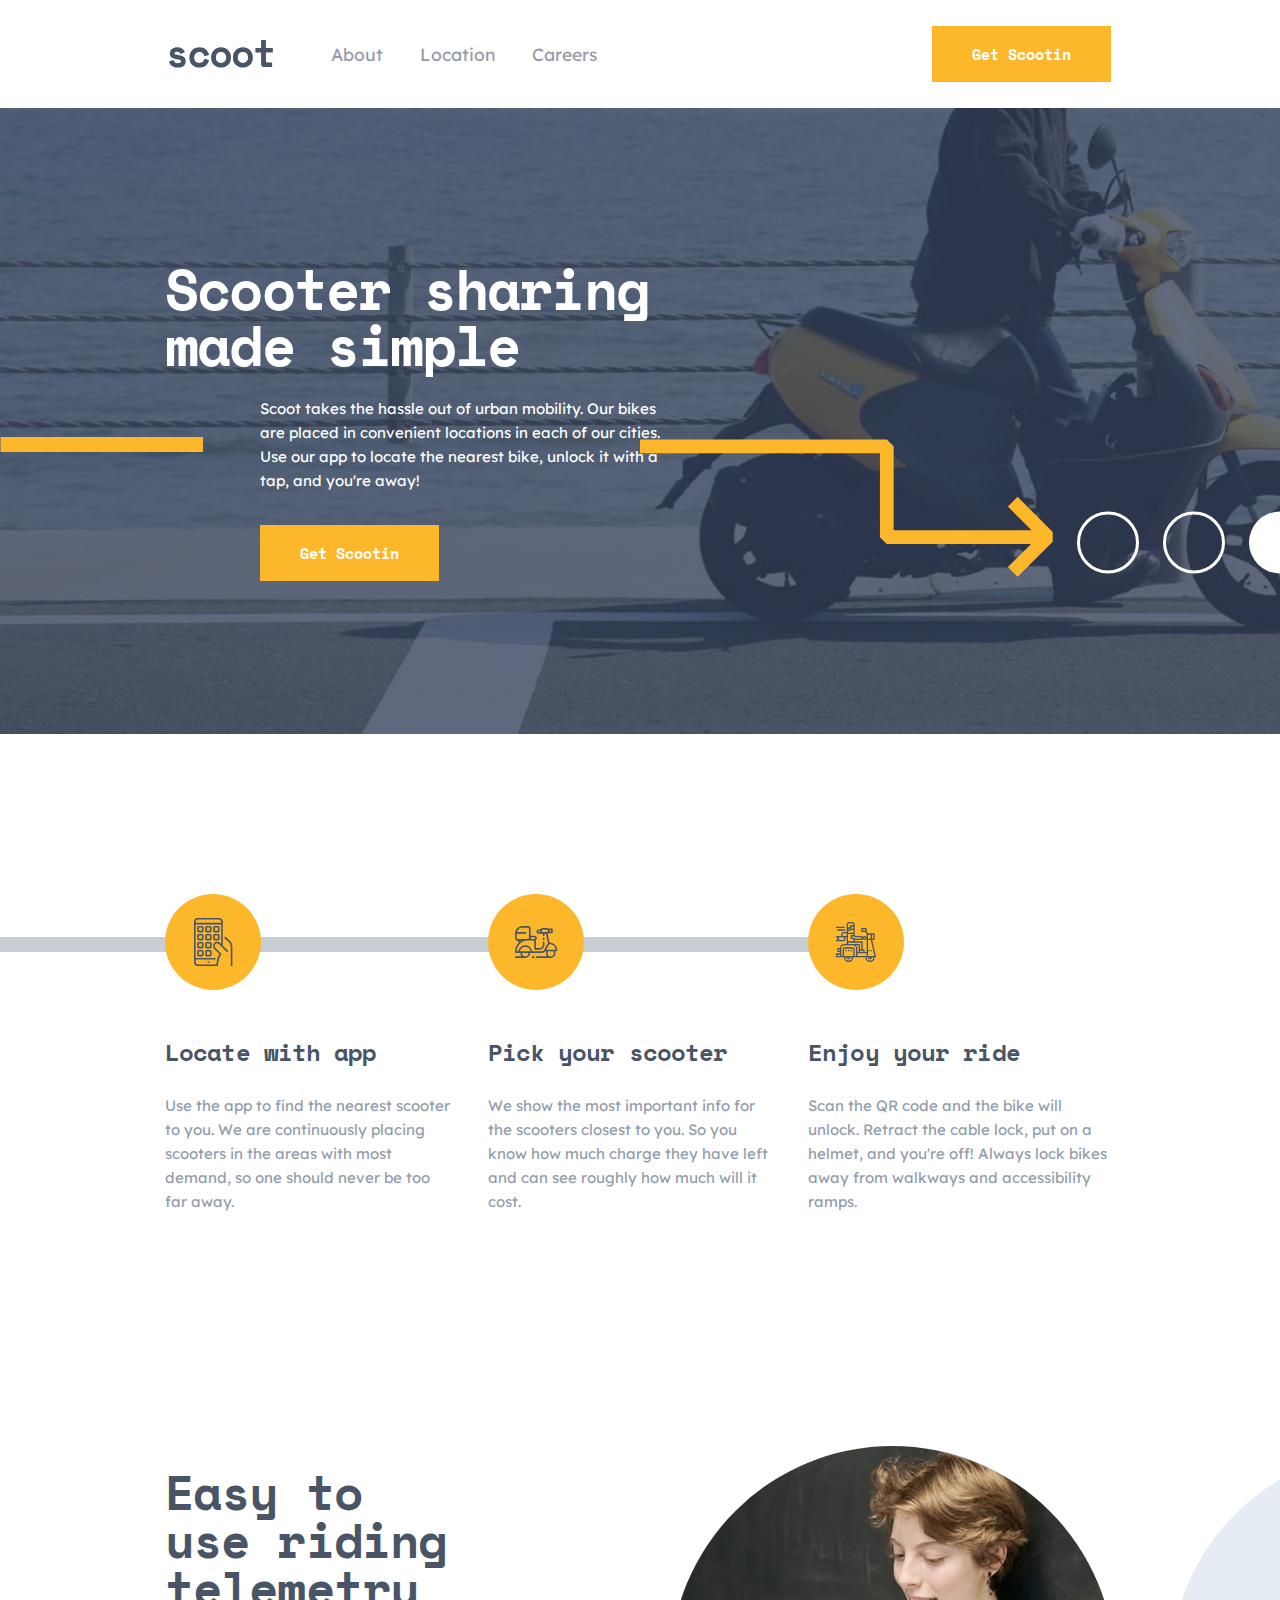
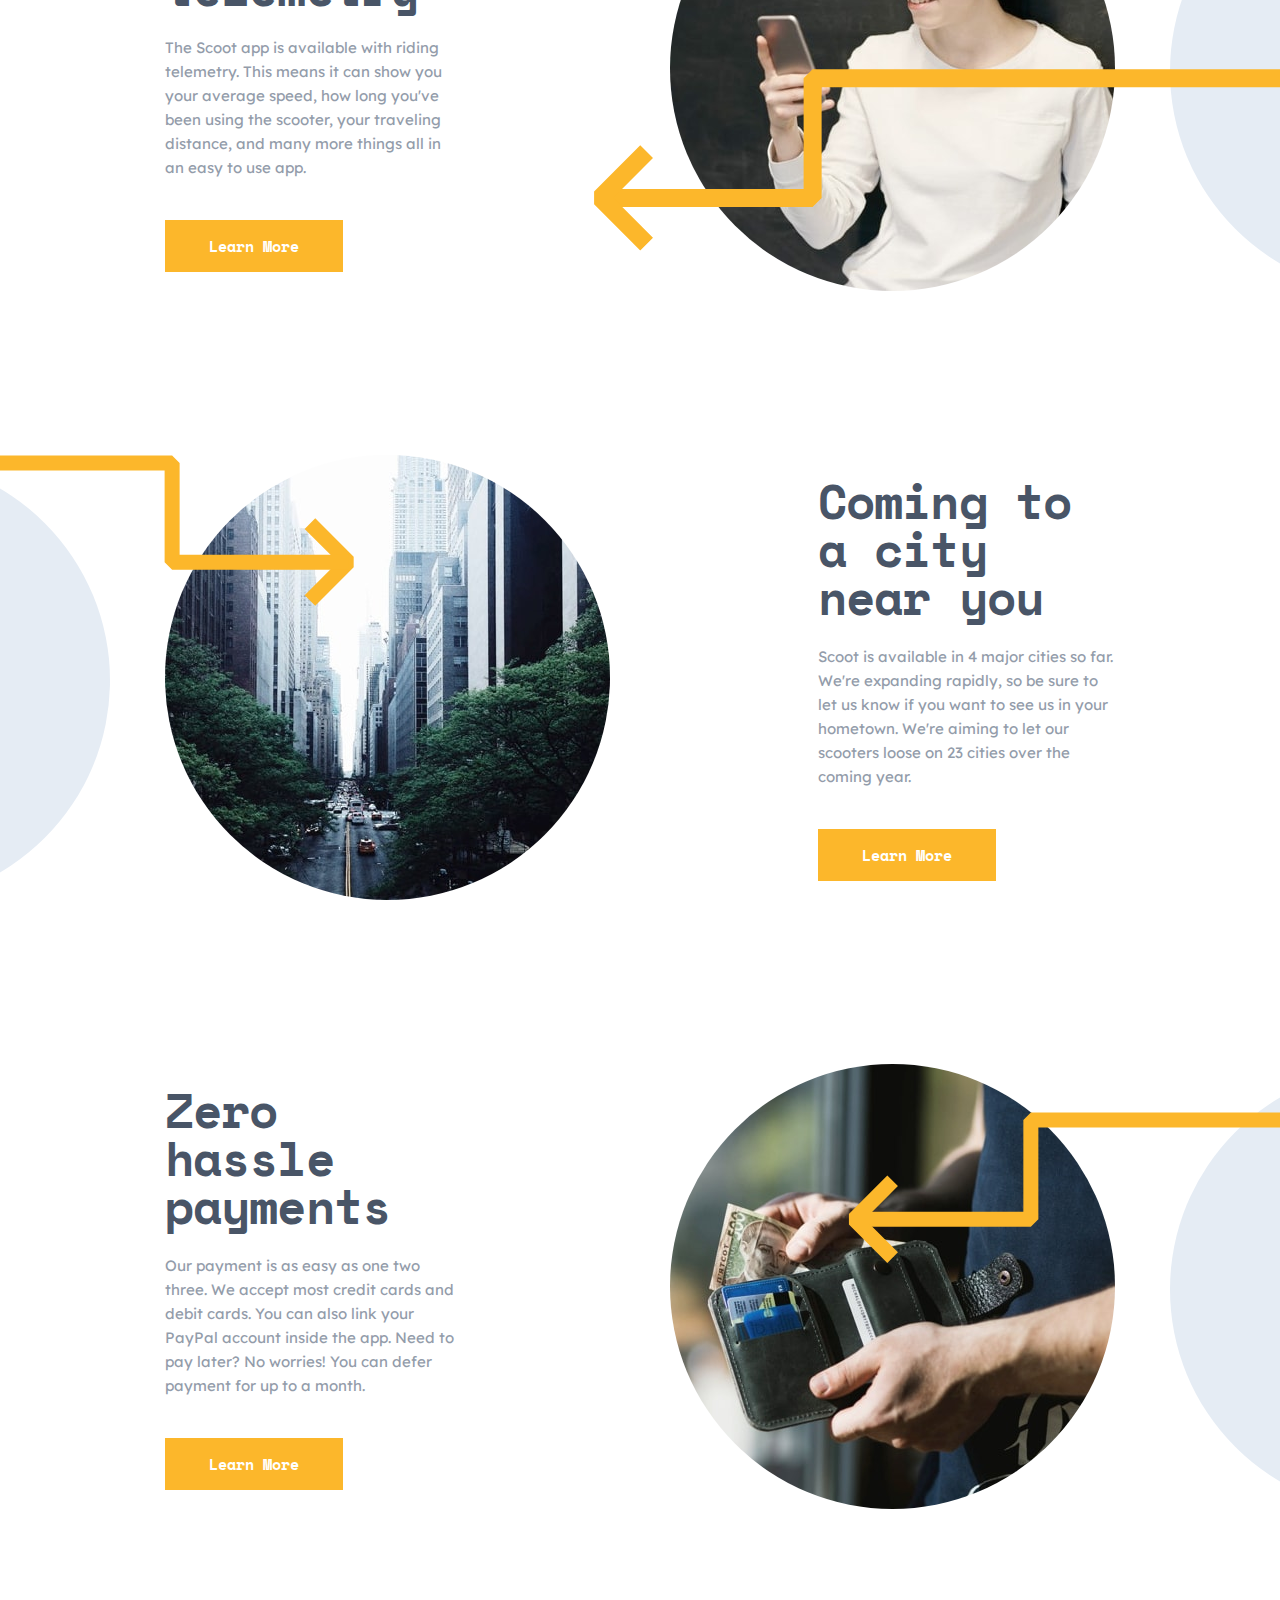
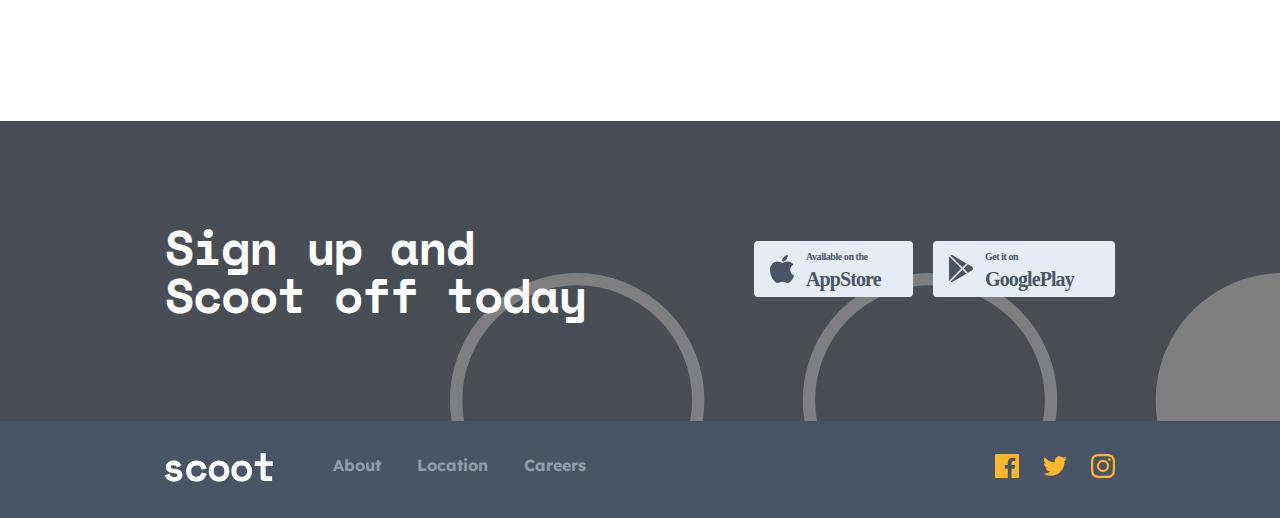
<file: index.html>
<!DOCTYPE html>
<html lang="en">
    <head>
        <meta charset="UTF-8">
        <meta name="viewport" content="width=device-width, initial-scale=1.0">
        <link rel="stylesheet" href="./css/main.min.css">
        <link rel="preconnect" href="https://fonts.googleapis.com">
        <link rel="preconnect" href="https://fonts.gstatic.com" crossorigin>
        <link href="https://fonts.googleapis.com/css2?family=Lexend+Deca:wght@100..900&family=Space+Mono:ital,wght@0,400;0,700;1,400;1,700&display=swap" rel="stylesheet">
        <title>Scoot | Sharing Made Simple</title>
    </head>
    <body>
        <header>
            <div class="header_menutoggle">
                <div ><img src="assets/icons/hamburger.svg" alt="" class="open"></div>
                <div ><img src="assets/icons/close.svg" alt="" class="close"></div>
            </div>
           
            <div class="header_logo--wrapper">
                <a href="./index.html"><img src="assets/logo.svg" alt="" class="header_logo"></a>
            </div>
            
            <nav>
                <ul>
                    <div>
                        <li><a href="./html/about.html">About</a></li>
                        <li><a href="./html/locations.html">Location</a></li>
                        <li><a href="html/careers.html">Careers</a></li>
                    </div>
                    <a href="#" class="cta">Get Scootin</a>
                </ul>
            </nav>
        </header>
        <main>
            <section class="hero">
                <h1>Scooter sharing made simple</h1>
                <p>Scoot takes the hassle out of urban mobility. Our bikes are placed in convenient locations in each of our cities. Use our app to locate the nearest bike, unlock it with a tap, and you're away!</p>
                <a href="#" class="cta">Get Scootin</a>
                <img src="assets/patterns/line.svg" alt="" class="line_desktop">
                <img src="assets/patterns/right-arrow.svg" alt="" class="decoration">
                <img src="assets/patterns/white-circles.svg" class="circles" alt="">
            </section>
            <section class="steps">
                <div class="line"></div>
                <div class="steps_item">
                    <div class="steps_item--image">
                        <img src="assets/icons/locate.svg" alt="">
                    </div>
                    <div class="steps_item--text">
                        <h2>Locate with app</h2>
                        <p>Use the app to find the nearest scooter to you. We are continuously placing scooters in the areas with most demand, so one should never be too far away.</p>
                    </div>  
                </div>
                <div class="steps_item">
                    <div class="steps_item--image">
                        <img src="assets/icons/scooter.svg" alt="">
                    </div>
                    <div class="steps_item--text">
                        <h2>Pick your scooter</h2>
                        <p>We show the most important info for the scooters closest to you. So you know how much charge they have left and can see roughly how much will it cost.</p>
                    </div>  
                </div>
                <div class="steps_item">
                    <div class="steps_item--image">
                        <img src="assets/icons/ride.svg" alt="">
                        
                    </div>
                    <div class="steps_item--text">
                        <h2>Enjoy your ride</h2>
                        <p>Scan the QR code and the bike will unlock. Retract the cable lock, put on a helmet, and you're off! Always lock bikes away from walkways and accessibility ramps.</p>
                    </div>  
                </div>
            </section>
            <section class="advantages">
                <div class="advantage_section">
                    <div class="advantage_section--img">
                        <img src="assets/images/telemetry.jpg" alt="">
                        <img src="assets/patterns/circle.svg" alt="" class="circle">
                        <img src="assets/patterns/left-downward-arrow.svg" alt="" class="decoration one">
                    </div>
                    <div class="advantage_section--text">
                        <h2>Easy to use riding telemetry</h2>
                        <p>The Scoot app is available with riding telemetry. This means it can show you your average speed, how long you've been using the scooter, your traveling distance, and many more things all in an easy to use app.</p>
                        <a href="#" class="cta">Learn More</a>
                    </div>   
                </div>
                <div class="advantage_section">
                    <div class="advantage_section--img">
                        <img src="assets/images/near-you.jpg" alt="">
                        <img src="assets/patterns/circle.svg" alt="" class="circle left">
                        
                        <img src="assets/patterns/right-arrow.svg" alt="" class="decoration two">
                    </div>
                    <div class="advantage_section--text">
                        <h2>Coming to a city near you</h2>
                        <p>Scoot is available in 4 major cities so far. We're expanding rapidly, so be sure to let us know if you want to see us in your hometown. We're aiming to let our scooters loose on 23 cities over the coming year.</p>
                        <a href="#" class="cta">Learn More</a>
                    </div>   
                </div>
                <div class="advantage_section">
                    <div class="advantage_section--img">
                        <img src="assets/images/payments.jpg" alt="">
                        <img src="assets/patterns/circle.svg" alt="" class="circle">
                        <img src="assets/patterns/left-downward-arrow.svg" alt="" class="decoration three">
                    </div>
                    <div class="advantage_section--text">
                        <h2>Zero hassle payments</h2>
                        <p>Our payment is as easy as one two three. We accept most credit cards and debit cards. You can also link your PayPal account inside the app. Need to pay later? No worries! You can defer payment for up to a month.</p>
                        <a href="#" class="cta">Learn More</a>
                    </div>   
                </div>
            </section>
            <section class="application">
                <h2>Sign up and Scoot off today</h2>
                <div class="application_img">
                    <img src="assets/icons/app-store.svg" alt="" aria-label="Go to our AppStore page">
                    <img src="assets/icons/google-play.svg" alt="Go to our GooglePlay page">
                    <div class="overlay"></div>
                </div>
            </section>
            <div class="page_overlay"></div>
            
        </main>
        <footer>
            <div class="footer_wrap">
                <div class="footer_logo--wrapper">
                    <img src="assets/logo-copy.svg" alt="" class="footer_logo">
                </div>
                <div class="footer_nav" role="navigation">
                    <ul>
                        <li><a href="./html/about.html">About</a></li>
                        <li><a href="./html/locations.html">Location</a></li>
                        <li><a href="./html/careers.html">Careers</a></li>
                    </ul>
                </div>
            </div>
            <div class="socials">
                <ul>
                    <li><a href="#" aria-label="Link to our Facebook Page"><img src="assets/icons/facebook.svg" alt=""></a></li>
                    <li><a href="#" aria-label="Link to our Twitter Page"></a><img src="assets/icons/twitter.svg" alt=""></li>
                    <li><a href="#" aria-label="Link to our Instagram Page"><img src="assets/icons/instagram.svg" alt=""></a></li>
                </ul>
            </div>
        </footer>
        <script src="https://cdnjs.cloudflare.com/ajax/libs/jquery/3.7.1/jquery.min.js"></script>
        <script src="script.js"></script>
    </body>
</html>
</file>
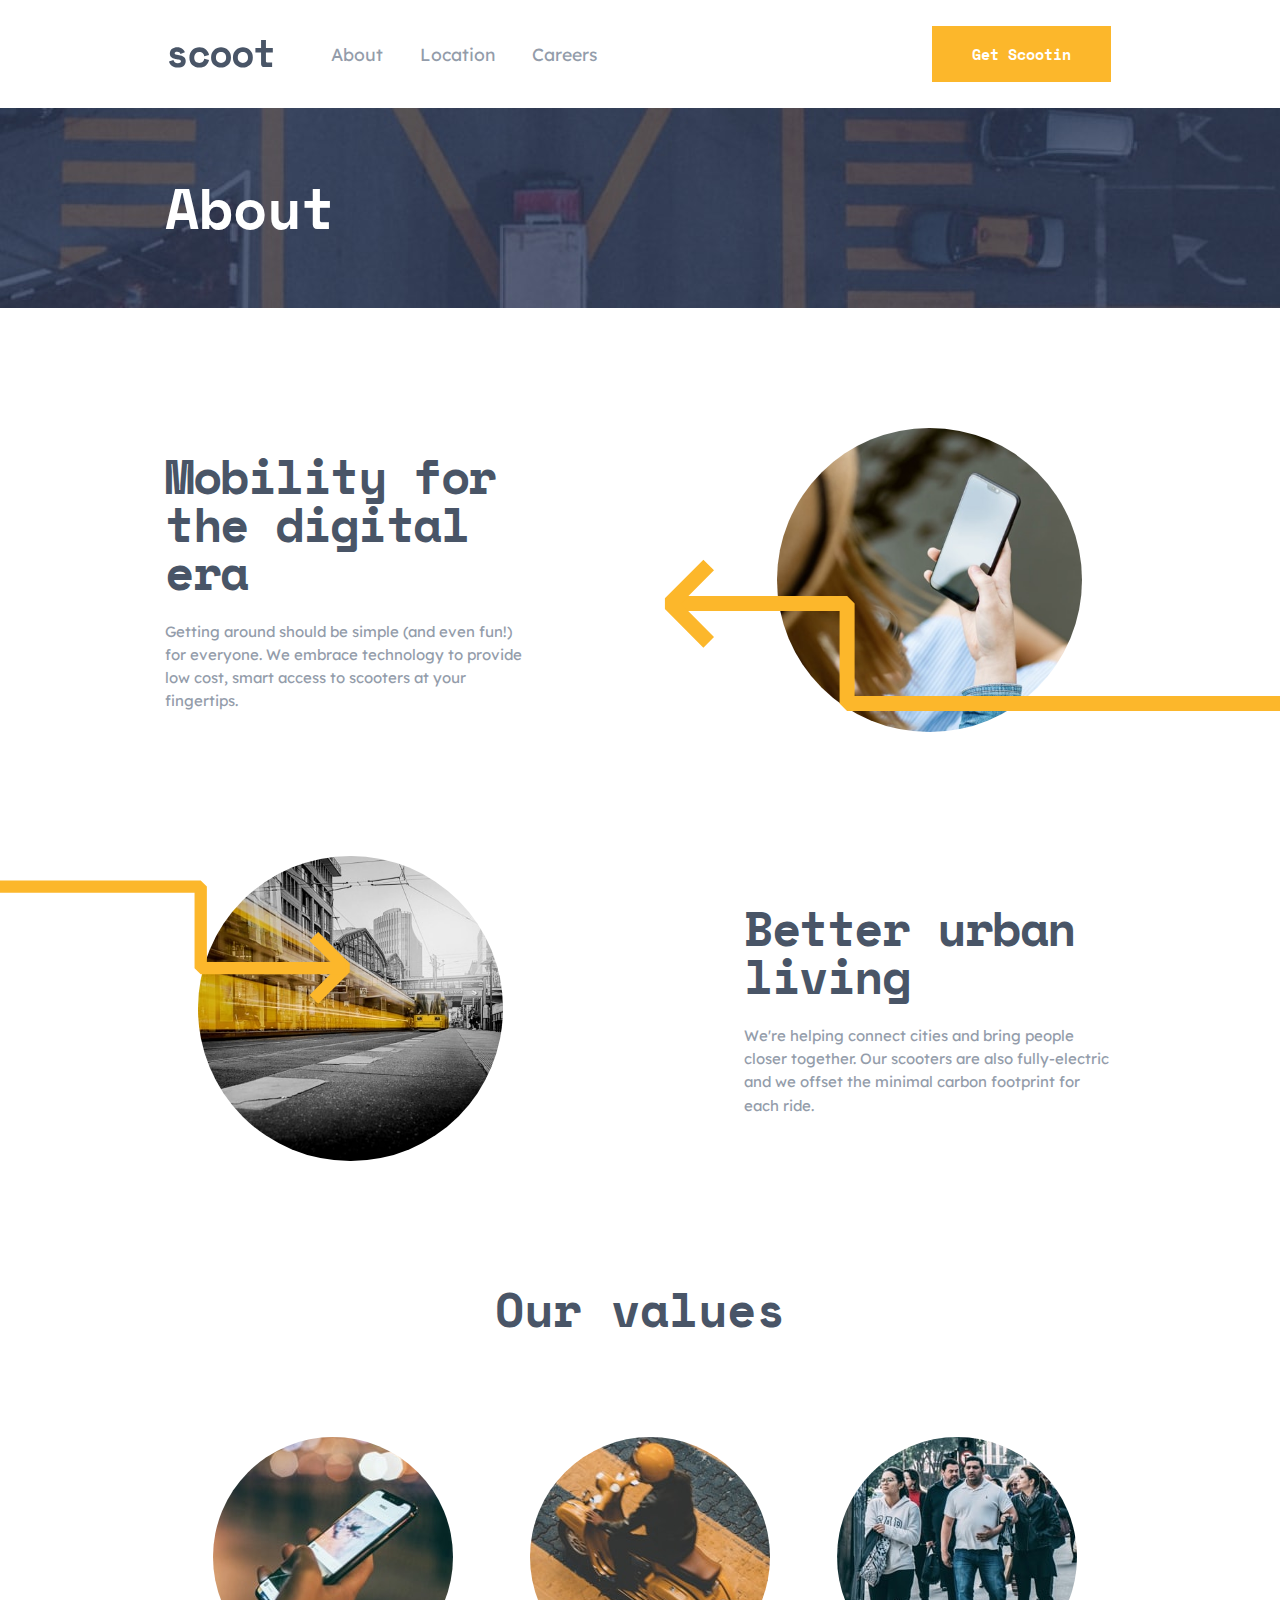
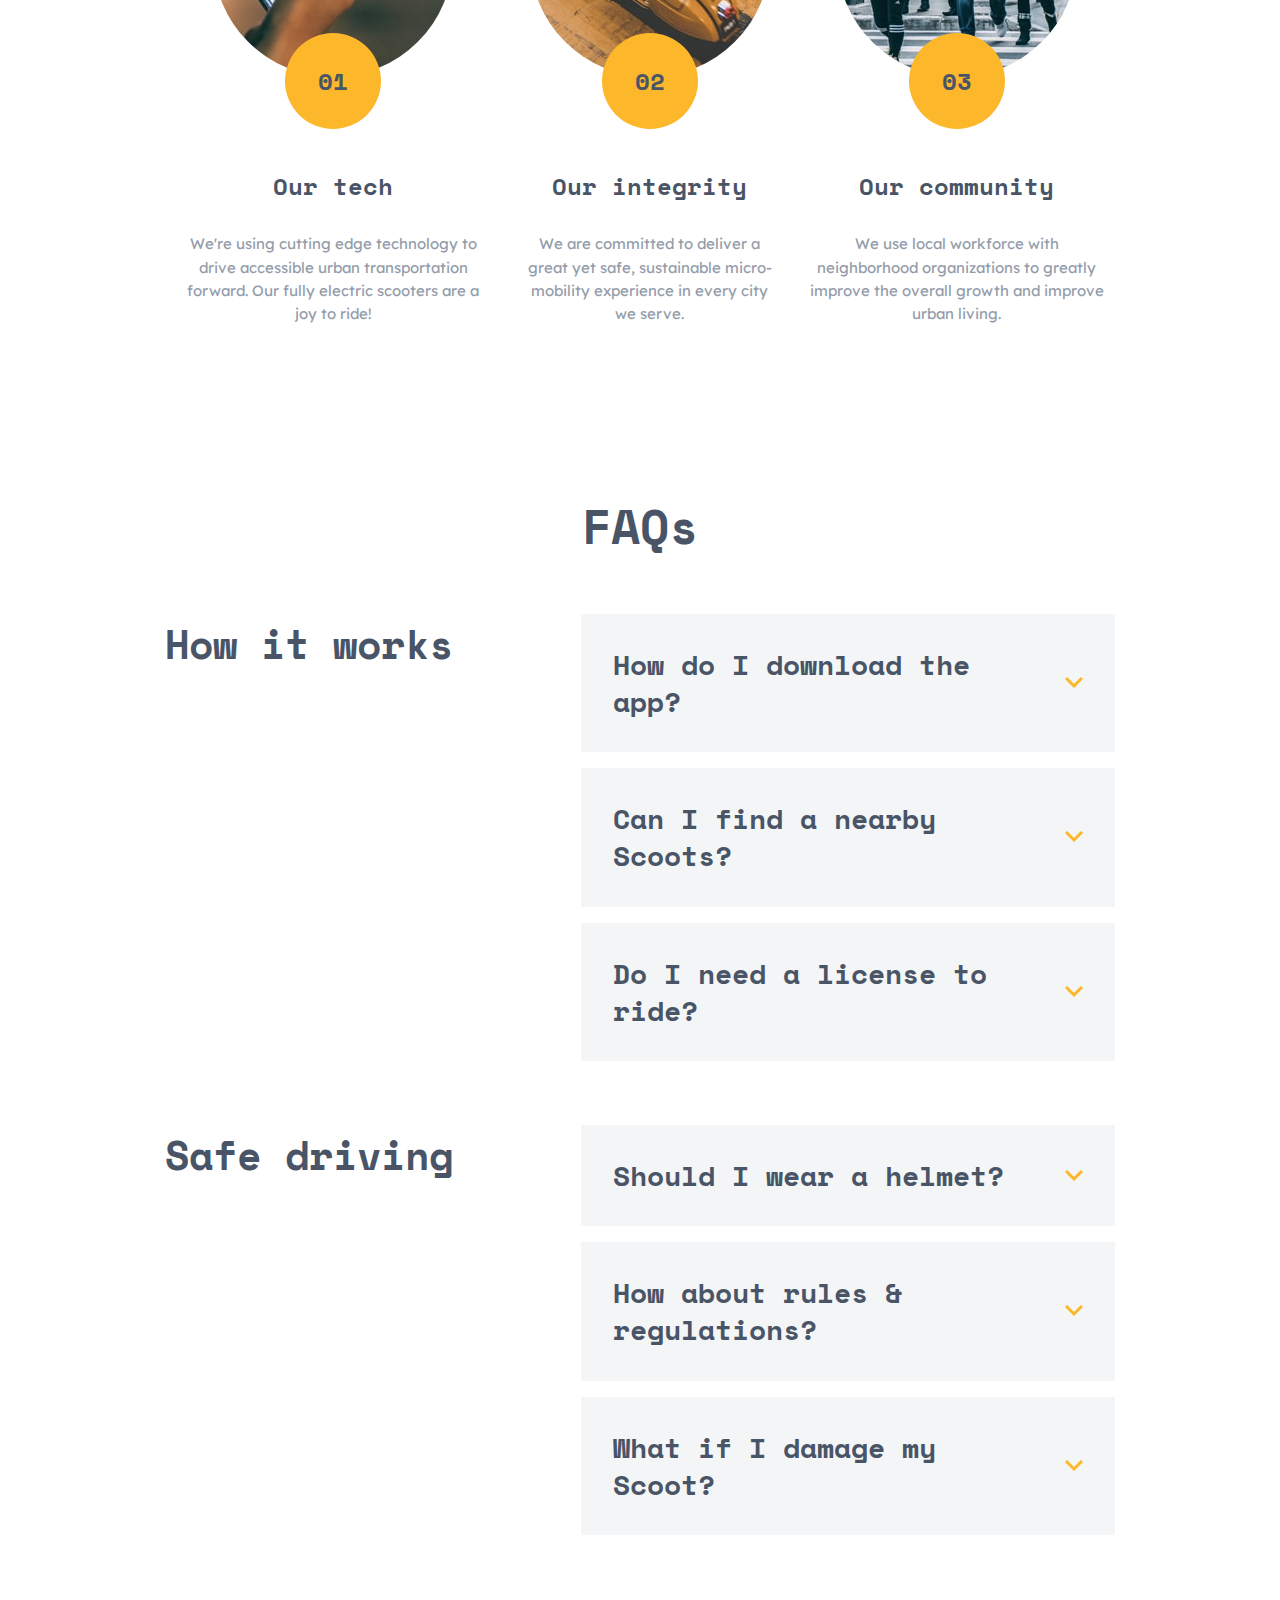
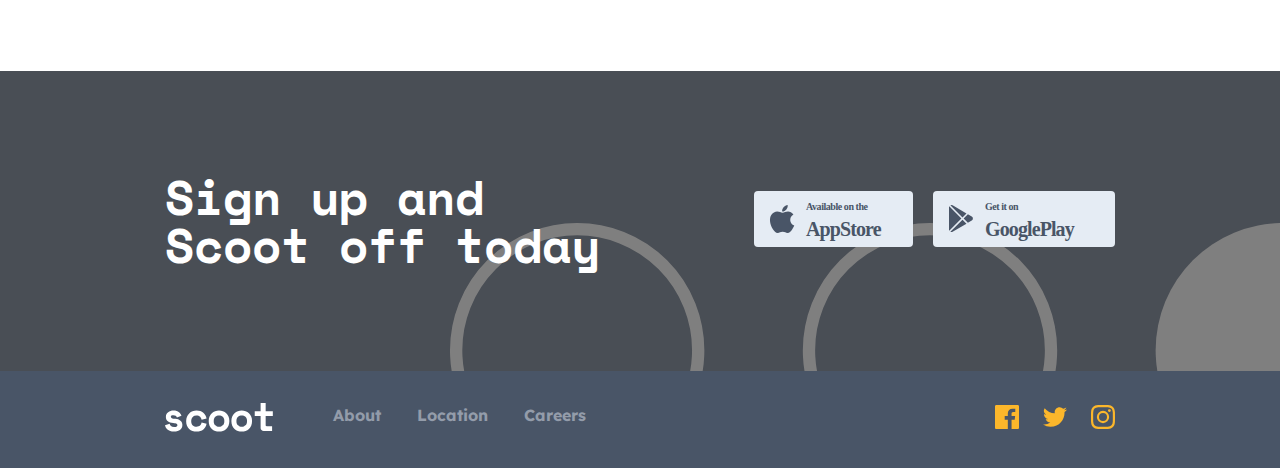
<file: html/about.html>
<!DOCTYPE html>
<html lang="en">
    <head>
        <meta charset="UTF-8">
        <meta name="viewport" content="width=device-width, initial-scale=1.0">
        <link rel="stylesheet" href="../css/about.min.css">
        <link rel="preconnect" href="https://fonts.googleapis.com">
        <link rel="preconnect" href="https://fonts.gstatic.com" crossorigin>
        <link href="https://fonts.googleapis.com/css2?family=Lexend+Deca:wght@100..900&family=Space+Mono:ital,wght@0,400;0,700;1,400;1,700&display=swap" rel="stylesheet">
        <title>Scoot | About Us</title>
    </head>
    <body>
        <header>
            <div class="header_menutoggle">
                <div ><img src="../assets/icons/hamburger.svg" alt="" class="open"></div>
                <div ><img src="../assets/icons/close.svg" alt="" class="close"></div>
            </div>
           
            <div class="header_logo--wrapper">
                <a href="../index.html"><img src="../assets/logo.svg" alt="" class="header_logo"></a>
            </div>
            
            <nav>
                <ul>
                    <div>
                        <li><a href="#">About</a></li>
                        <li><a href="./locations.html">Location</a></li>
                        <li><a href="./careers.html">Careers</a></li>
                    </div>
                    <a href="#" class="cta">Get Scootin</a>
                </ul>
            </nav>
        </header>
        <main>
            <section class="hero">
                <h1>About</h1>
            </section>
            <section class="digital-era">
                <div class="digital-era_section">
                    <div class="digital-era_section--img">
                        <img src="../assets/images/digital-era.jpg" alt="">
                        <img src="../assets/patterns/left-upward-arrow.svg" alt="" class="decoration one">
                        <img src="../assets/patterns/circle.svg" alt="" class="circle">
                    </div>
                    <div class="digital-era_section--text">
                        <h2>Mobility for the digital era</h2>
                        <p>Getting around should be simple (and even fun!) for everyone. We embrace technology to provide low cost, smart access to scooters at your fingertips.</p>
                    </div>
                </div>
                <div class="digital-era_section">
                    <div class="digital-era_section--img">
                        <img src="../assets/images/better-living.jpg" alt="">
                        <img src="../assets/patterns/right-arrow.svg" alt="" class="decoration two">
                        <img src="../assets/patterns/circle.svg" alt="" class="circle left">
                    </div>
                    <div class="digital-era_section--text">
                        <h2>Better urban living</h2>
                        <p>We're helping connect cities and bring people closer together. Our scooters are also fully-electric and we offset the minimal carbon footprint for each ride.</p>
                    </div>
                </div>
            </section>
            <section class="values">
                <div class="values_header">
                    <h2>Our values</h2>
                </div>
                <div class="values_wrapper">
                    <div class="values_item">
                        <div class="values_item--img">
                            <img src="../assets/images/our-tech.jpg" alt="">
                            <div class="wrapper">
                                <span>01</span>
                            </div>
                        </div>
                        <div class="values_item--text">
                            <h3>Our tech</h3>
                            <p>We're using cutting edge technology to drive accessible urban transportation forward. Our fully electric scooters are a joy to ride!</p>
                        </div>
                    </div>
                    <div class="values_item">
                        <div class="values_item--img">
                            <img src="../assets/images/our-integrity.jpg" alt="">
                            <div class="wrapper">
                                <span>02</span>
                            </div>
                        </div>
                        <div class="values_item--text">
                            <h3>Our integrity</h3>
                            <p>We are committed to deliver a great yet safe, sustainable micro-mobility experience in every city we serve.</p>
                        </div>
                    </div>
                    <div class="values_item">
                        <div class="values_item--img">
                            <img src="../assets/images/our-community.jpg" alt="">
                            <div class="wrapper">
                                <span>03</span>
                            </div>
                        </div>
                        <div class="values_item--text">
                            <h3>Our community</h3>
                            <p>We use local workforce with neighborhood organizations to greatly improve the overall growth and improve urban living.</p>
                        </div>
                    </div>
                </div>
            </section>
            <section class="faq">
                <div class="faq_header">
                    <h2>FAQs</h2>
                    
                </div>
                <div class="faq_wrapper">
                    <div>
                        <h3>How it works</h3>
                    </div>
                    <div class="faq_items">
                        <div class="faq_item">
                            <div class="faq_item--question">
                                <h4>How do I download the app?</h4>
                                <img src="../assets/icons/chevron.svg" alt="">
                            </div>
                            <div class="faq_item--answer">
                                <p>To download the Scoot app, you can search "Scoot" in both the App and Google Play Stores. An Even simpler way to do it would be to click the relevant link at the bottom of the page and you'll be re-directed to the correct page.</p>
                            </div>
                        </div>
                        <div class="faq_item">
                            <div class="faq_item--question">
                                <h4>Can I find a nearby Scoots?</h4>
                                <img src="../assets/icons/chevron.svg" alt="">
                            </div>
                            <div class="faq_item--answer">
                                <p>No, the app's sole purpose is to take space on your phone and get all your data, so we can take all your information and use it to import drugs in the country. Yes, you can find nearby Scoots with the app, but it won't help finding more brain cells unfortunately.</p>
                            </div>
                        </div>
                        <div class="faq_item">
                            <div class="faq_item--question">
                                <h4>Do I need a license to ride?</h4>
                                <img src="../assets/icons/chevron.svg" alt="">
                            </div>
                            <div class="faq_item--answer">
                                <p>No, you don't. Just hop on one of our scooters, ride around the city over the speed limit, if possible. We'll take full responsibility for your actions, we'll pay your hospital bills. Of course you need a license dumb b*tch, why would you even open this question?</p>
                            </div>
                        </div>
                    </div>
                </div>
                <div class="faq_wrapper">
                    <div>
                        <h3>Safe driving</h3>
                    </div>
                    <div class="faq_items">
                        <div class="faq_item">
                            <div class="faq_item--question">
                                <h4>Should I wear a helmet?</h4>
                                <img src="../assets/icons/chevron.svg" alt="">
                            </div>
                            <div class="faq_item--answer">
                                <p>Yes, please do! All cities have different laws. But we strongly strongly strongly recommend always wearing a helmet regardless of the local laws. We like you and we want you to be as safe as possible while Scooting.</p>
                            </div>
                        </div>
                        <div class="faq_item">
                            <div class="faq_item--question">
                                <h4>How about rules & regulations?</h4>
                                <img src="../assets/icons/chevron.svg" alt="">
                            </div>
                            <div class="faq_item--answer">
                                <p>No money-back guarantee, you don't have rights, we take all your money, house, children, property.</p>
                            </div>
                        </div>
                        <div class="faq_item">
                            <div class="faq_item--question">
                                <h4>What if I damage my Scoot?</h4>
                                <img src="../assets/icons/chevron.svg" alt="">
                            </div>
                            <div class="faq_item--answer">
                                <p>We locate your device, find you, annihilate you and your family, and we won't feel any regret doing it.</p>
                            </div>
                        </div>
                    </div>
                    
                </div>
            </section>
            <section class="application">
                <h2>Sign up and Scoot off today</h2>
                <div class="application_img">
                    <img src="../assets/icons/app-store.svg" alt="" aria-label="Go to our AppStore page">
                    <img src="../assets/icons/google-play.svg" alt="Go to our GooglePlay page">
                    <div class="overlay"></div>
                </div>
            </section>
            <div class="page_overlay"></div>
        
        </main>
        <footer>
            <div class="footer_wrap">
                <div class="footer_logo--wrapper">
                    <img src="../assets/logo-copy.svg" alt="" class="footer_logo">
                </div>
                <div class="footer_nav" role="navigation">
                    <ul>
                        <li><a href="#">About</a></li>
                        <li><a href="./locations.html">Location</a></li>
                        <li><a href="./careers.html">Careers</a></li>
                    </ul>
                </div>
            </div>
            <div class="socials">
                <ul>
                    <li><a href="#" aria-label="Link to our Facebook Page"><img src="../assets/icons/facebook.svg" alt=""></a></li>
                    <li><a href="#" aria-label="Link to our Twitter Page"></a><img src="../assets/icons/twitter.svg" alt=""></li>
                    <li><a href="#" aria-label="Link to our Instagram Page"><img src="../assets/icons/instagram.svg" alt=""></a></li>
                </ul>
            </div>
        </footer>
        <script src="https://cdnjs.cloudflare.com/ajax/libs/jquery/3.7.1/jquery.min.js"></script>
        <script src="../script.js"></script>
    </body>
</html>
</file>
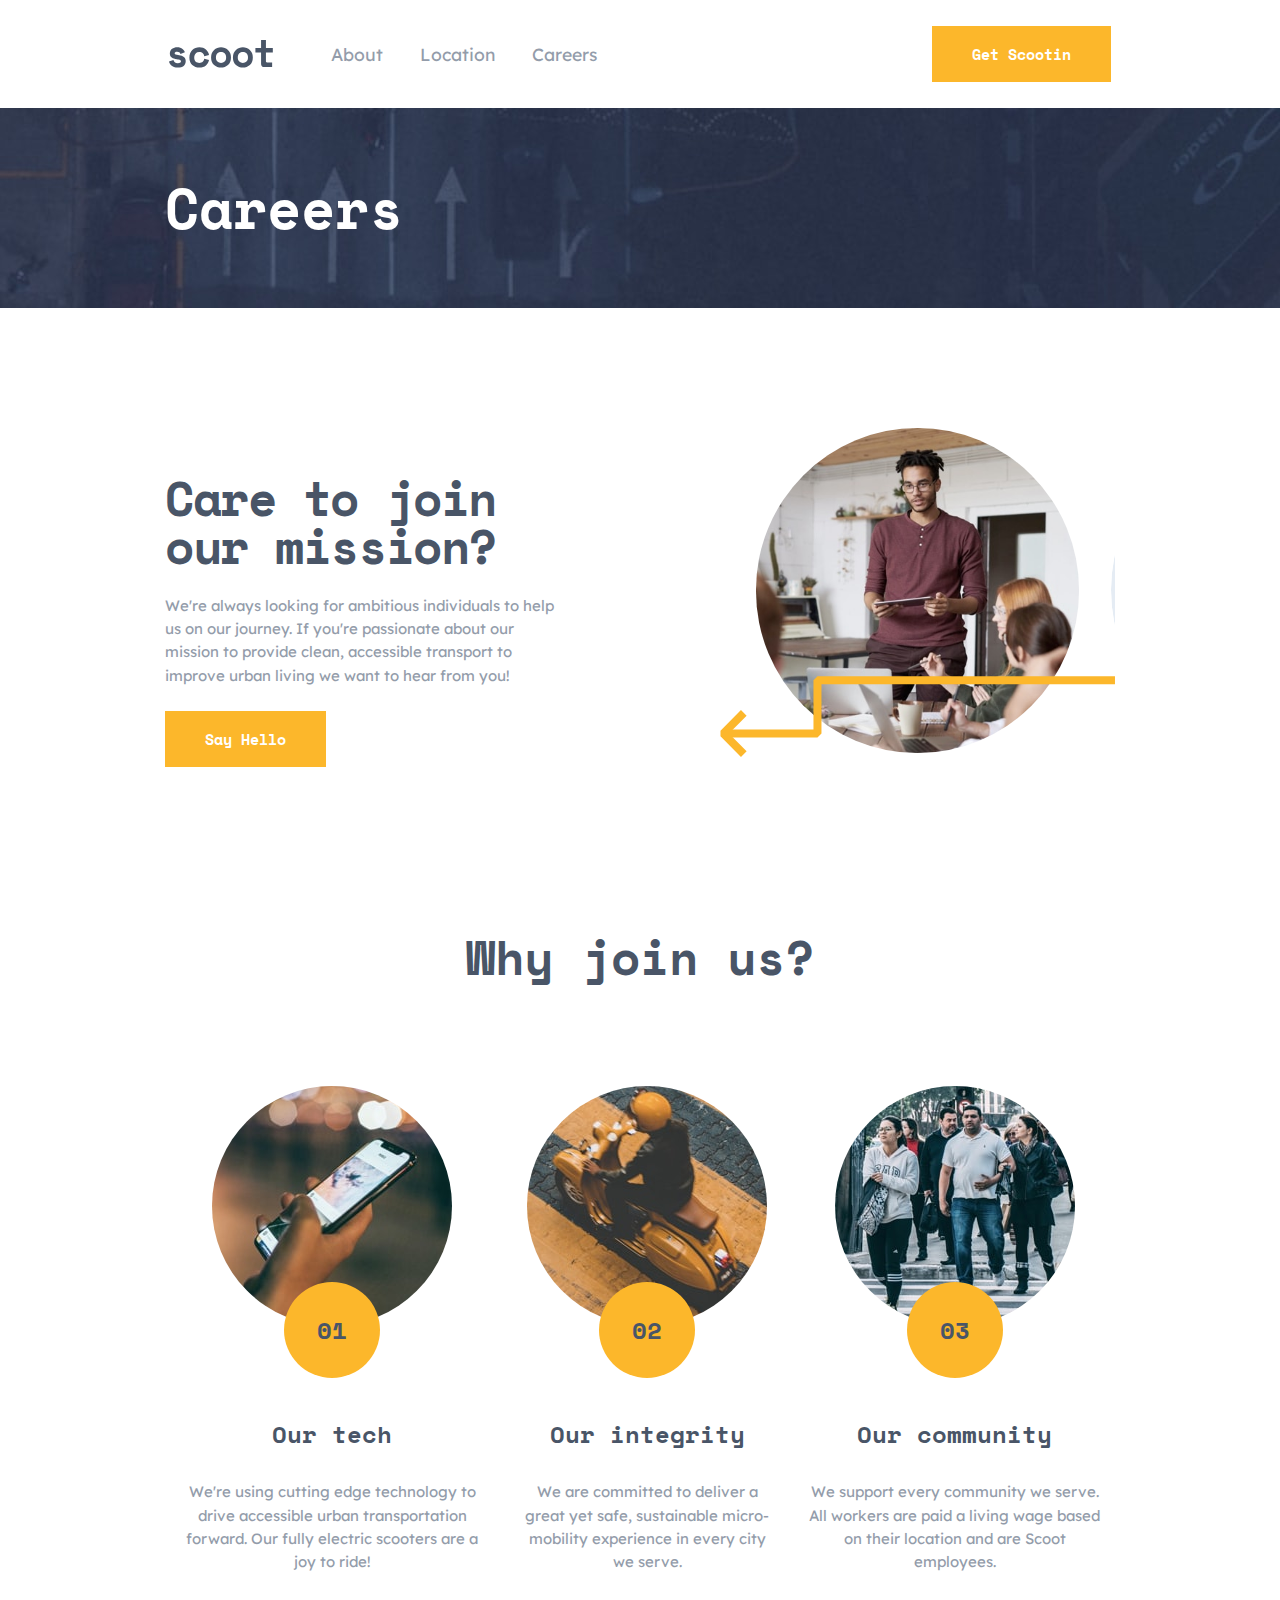
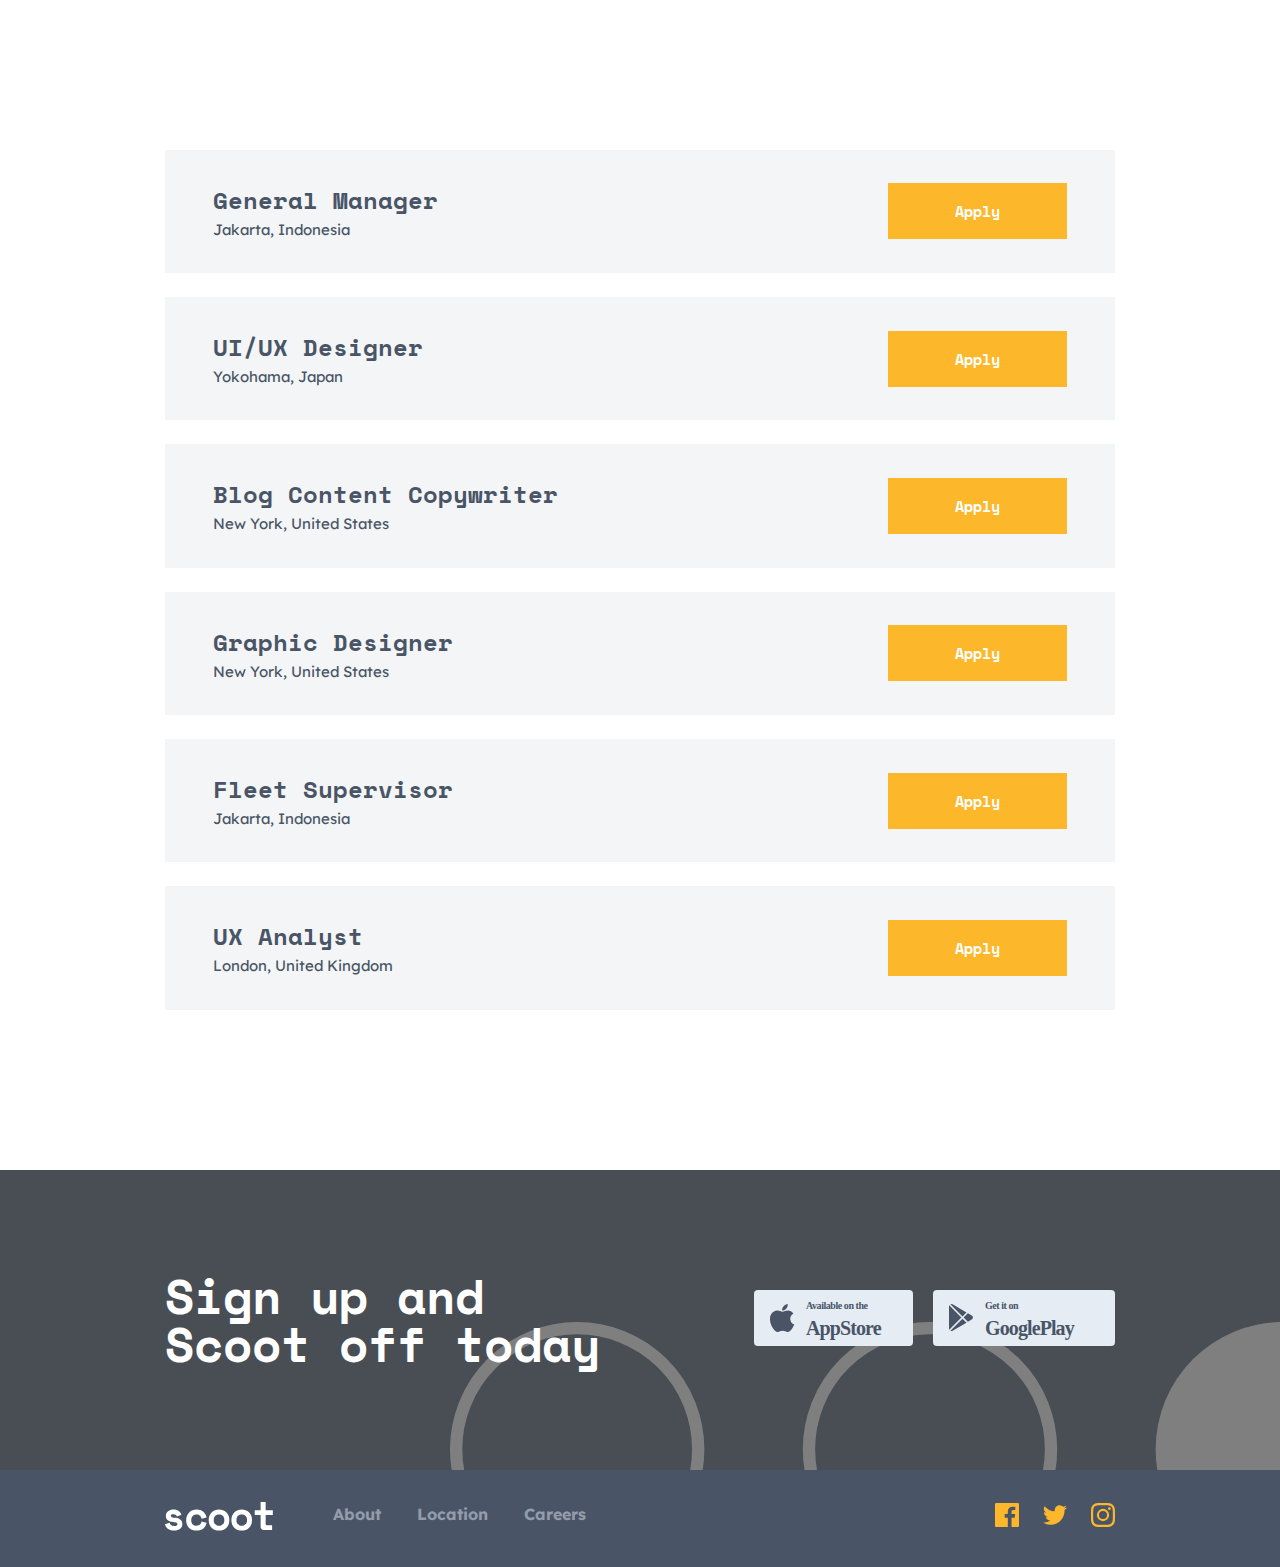
<file: html/careers.html>
<!DOCTYPE html>
<html lang="en">
    <head>
        <meta charset="UTF-8">
        <meta name="viewport" content="width=device-width, initial-scale=1.0">
        <link rel="stylesheet" href="../css/careers.min.css">
        <link rel="preconnect" href="https://fonts.googleapis.com">
        <link rel="preconnect" href="https://fonts.gstatic.com" crossorigin>
        <link href="https://fonts.googleapis.com/css2?family=Lexend+Deca:wght@100..900&family=Space+Mono:ital,wght@0,400;0,700;1,400;1,700&display=swap" rel="stylesheet">
        <title>Scoot | Careers</title>
    </head>
    <body>
        <header>
            <div class="header_menutoggle">
                <div ><img src="../assets/icons/hamburger.svg" alt="" class="open"></div>
                <div ><img src="../assets/icons/close.svg" alt="" class="close"></div>
            </div>
           
            <div class="header_logo--wrapper">
                <a href="../index.html"><img src="../assets/logo.svg" alt="" class="header_logo"></a>
            </div>
            
            <nav>
                <ul>
                    <div>
                        <li><a href="./about.html">About</a></li>
                        <li><a href="./locations.html">Location</a></li>
                        <li><a href="#">Careers</a></li>
                    </div>
                    <a href="#" class="cta">Get Scootin</a>
                </ul>
            </nav>
        </header>
        <main>
            <section class="hero">
                <h1>Careers</h1>
            </section>
            <section class="mission">
                <div class="mission_img">
                    <img src="../assets/images/join-us.jpg" alt="Meeting in out headquarters">
                    <img src="../assets/patterns/left-downward-arrow.svg" class="decoration" alt="">
                    <img src="../assets/patterns/circle.svg" class="circle" alt="">
                </div>
                <div class="mission_text">
                    <h2>Care to join our mission?</h2>
                    <p>We're always looking for ambitious individuals to help us on our journey. If you're passionate about our mission to provide clean, accessible transport to improve urban living we want to hear from you!</p>
                    <a href="#" class="cta">Say Hello</a>
                </div>
            </section>
            <section class="values">
                <div class="values_header">
                    <h2>Why join us?</h2>
                </div>
                <div class="values_wrapper">
                    <div class="values_item">
                        <div class="values_item--img">
                            <img src="../assets/images/our-tech.jpg" alt="">
                            <div class="wrapper">
                                <span>01</span>
                            </div>
                        </div>
                        <div class="values_item--text">
                            <h3>Our tech</h3>
                            <p>We're using cutting edge technology to drive accessible urban transportation forward. Our fully electric scooters are a joy to ride!</p>
                        </div>
                    </div>
                    <div class="values_item">
                        <div class="values_item--img">
                            <img src="../assets/images/our-integrity.jpg" alt="">
                            <div class="wrapper">
                                <span>02</span>
                            </div>
                        </div>
                        <div class="values_item--text">
                            <h3>Our integrity</h3>
                            <p>We are committed to deliver a great yet safe, sustainable micro-mobility experience in every city we serve.</p>
                        </div>
                    </div>
                    <div class="values_item">
                        <div class="values_item--img">
                            <img src="../assets/images/our-community.jpg" alt="">
                            <div class="wrapper">
                                <span>03</span>
                            </div>
                        </div>
                        <div class="values_item--text">
                            <h3>Our community</h3>
                            <p>We support every community we serve. All workers are paid a living wage based on their location and are Scoot employees.</p>
                        </div>
                    </div>
                </div>
            </section>
            <section class="jobs">
                <div class="job">
                    <div>
                        <h3>General Manager</h3>
                        <p>Jakarta, Indonesia</p>
                    </div>
                    <a href="#" class="cta">Apply</a>
                </div>
                <div class="job">
                    <div>
                        <h3>UI/UX Designer</h3>
                        <p>Yokohama, Japan</p>
                    </div>
                    <a href="#" class="cta">Apply</a>
                </div>
                <div class="job">
                    <div>
                        <h3>Blog Content Copywriter</h3>
                        <p>New York, United States</p>
                    </div>
                    <a href="#" class="cta">Apply</a>
                </div>
                <div class="job">
                    <div>
                        <h3>Graphic Designer</h3>
                        <p>New York, United States</p>
                    </div>
                    <a href="#" class="cta">Apply</a>
                </div>
                <div class="job">
                    <div>
                        <h3>Fleet Supervisor</h3>
                        <p>Jakarta, Indonesia</p>
                    </div>
                    <a href="#" class="cta">Apply</a>
                </div>
                <div class="job">
                    <div>
                        <h3>UX Analyst</h3>
                        <p>London, United Kingdom</p>
                    </div>
                    <a href="#" class="cta">Apply</a>
                </div>
            </section>
            <section class="application">
                <h2>Sign up and Scoot off today</h2>
                <div class="application_img">
                    <img src="../assets/icons/app-store.svg" alt="" aria-label="Go to our AppStore page">
                    <img src="../assets/icons/google-play.svg" alt="Go to our GooglePlay page">
                    <div class="overlay"></div>
                </div>
            </section>
            <div class="page_overlay"></div>
        
        </main>
        <footer>
            <div class="footer_wrap">
                <div class="footer_logo--wrapper">
                    <img src="../assets/logo-copy.svg" alt="" class="footer_logo">
                </div>
                <div class="footer_nav" role="navigation">
                    <ul>
                        <li><a href="./about.html">About</a></li>
                        <li><a href="./locations.html">Location</a></li>
                        <li><a href="./careers.html">Careers</a></li>
                    </ul>
                </div>
            </div>
            <div class="socials">
                <ul>
                    <li><a href="#" aria-label="Link to our Facebook Page"><img src="../assets/icons/facebook.svg" alt=""></a></li>
                    <li><a href="#" aria-label="Link to our Twitter Page"></a><img src="../assets/icons/twitter.svg" alt=""></li>
                    <li><a href="#" aria-label="Link to our Instagram Page"><img src="../assets/icons/instagram.svg" alt=""></a></li>
                </ul>
            </div>
        </footer>
        <script src="https://cdnjs.cloudflare.com/ajax/libs/jquery/3.7.1/jquery.min.js"></script>
        <script src="../script.js"></script>
    </body>
</html>
</file>
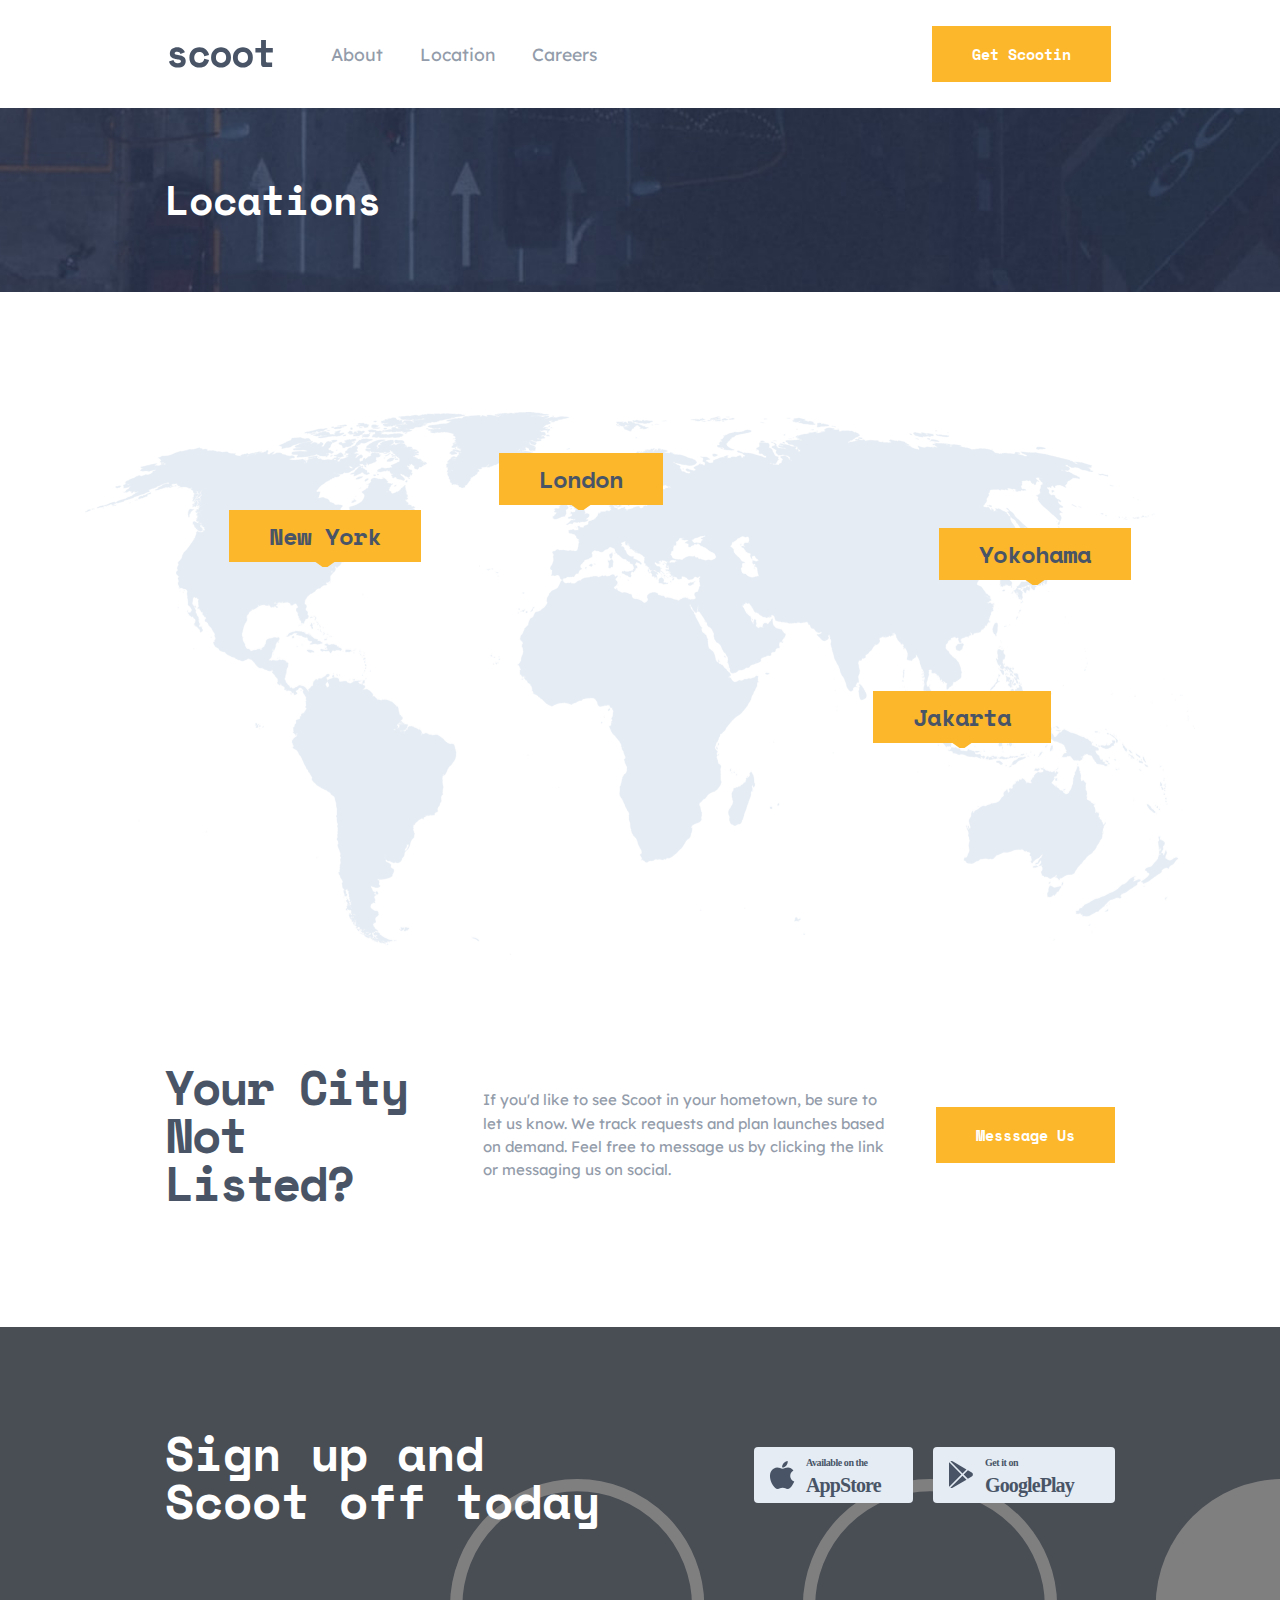
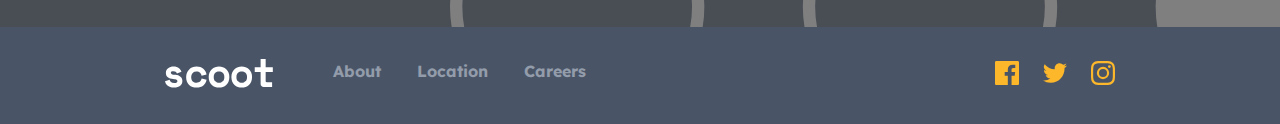
<file: html/locations.html>
<!DOCTYPE html>
<html lang="en">
    <head>
        <meta charset="UTF-8">
        <meta name="viewport" content="width=device-width, initial-scale=1.0">
        <link rel="stylesheet" href="../css/locations.min.css">
        <link rel="preconnect" href="https://fonts.googleapis.com">
        <link rel="preconnect" href="https://fonts.gstatic.com" crossorigin>
        <link href="https://fonts.googleapis.com/css2?family=Lexend+Deca:wght@100..900&family=Space+Mono:ital,wght@0,400;0,700;1,400;1,700&display=swap" rel="stylesheet">
        <title>Scoot | Our Locations</title>
    </head>
    <body>
        <header>
            <div class="header_menutoggle">
                <div ><img src="../assets/icons/hamburger.svg" alt="" class="open"></div>
                <div ><img src="../assets/icons/close.svg" alt="" class="close"></div>
            </div>
        
            <div class="header_logo--wrapper">
                <a href="../index.html"><img src="../assets/logo.svg" alt="" class="header_logo"></a>
            </div>
            
            <nav>
                <ul>
                    <div>
                        <li><a href="./about.html">About</a></li>
                        <li><a href="#">Location</a></li>
                        <li><a href="./careers.html">Careers</a></li>
                    </div>
                    <a href="#" class="cta">Get Scootin</a>
                </ul>
            </nav>
        </header>
        <main>
            <section class="hero">
                <h1>Locations</h1>
            </section>
            <section class="world_map">
                <picture>
                    <source srcset="../assets/images/world-map-desktop.png" media="(min-width: 1200px)">
                    <source srcset="../assets/images/world-map-tablet.png" media="(min-width: 750px)">
                    <img src="../assets/images/world-map-mobile.png" alt="world map" class="world_map_img">
                </picture>
                <div class="wrapper ny"><span>New York</span></div>
                <div class="wrapper london"><span>London</span></div>
                <div class="wrapper jakarta"><span>Jakarta</span></div>
                
                
                <div class="wrapper yokohama"><span>Yokohama</span></div>
            </section>
            <section class="contact">
                <h2>Your City Not Listed?</h2>
                <p>If you'd like to see Scoot in your hometown, be sure to let us know. We track requests and plan launches based on demand. Feel free to message us by clicking the link or messaging us on social.</p>
                <a href="#" class="cta">Messsage Us</a>
            </section>
            <section class="application">
                <h2>Sign up and Scoot off today</h2>
                <div class="application_img">
                    <img src="../assets/icons/app-store.svg" alt="" aria-label="Go to our AppStore page">
                    <img src="../assets/icons/google-play.svg" alt="Go to our GooglePlay page">
                    <div class="overlay"></div>
                </div>
            </section>
            <div class="page_overlay"></div>
        
        </main>
        <footer>
            <div class="footer_wrap">
                <div class="footer_logo--wrapper">
                    <img src="../assets/logo-copy.svg" alt="" class="footer_logo">
                </div>
                <div class="footer_nav" role="navigation">
                    <ul>
                        <li><a href="./about.html">About</a></li>
                        <li><a href="#">Location</a></li>
                        <li><a href="./careers.html">Careers</a></li>
                    </ul>
                </div>
            </div>
            <div class="socials">
                <ul>
                    <li><a href="#" aria-label="Link to our Facebook Page"><img src="../assets/icons/facebook.svg" alt=""></a></li>
                    <li><a href="#" aria-label="Link to our Twitter Page"></a><img src="../assets/icons/twitter.svg" alt=""></li>
                    <li><a href="#" aria-label="Link to our Instagram Page"><img src="../assets/icons/instagram.svg" alt=""></a></li>
                </ul>
            </div>
        </footer>
        <script src="https://cdnjs.cloudflare.com/ajax/libs/jquery/3.7.1/jquery.min.js"></script>
        <script src="../script.js"></script>
    </body>
</html>
</file>
<file: css/main.min.css>
@import"https://fonts.googleapis.com/css2?family=Lexend+Deca:wght@100..900&family=Space+Mono:ital,wght@0,400;0,700;1,400;1,700&display=swap";*{margin:0;padding:0;-webkit-box-sizing:border-box;box-sizing:border-box}header{display:-webkit-box;display:-ms-flexbox;display:flex;padding-inline:2rem;-webkit-box-align:center;-ms-flex-align:center;align-items:center;position:relative}header .header_logo{height:20px;position:absolute;top:50%;right:50%;-webkit-transform:translate(50%, -50%);transform:translate(50%, -50%)}header .close{display:none}header .open,header .close{margin-block:1.5rem}header nav{position:absolute;left:0;top:4.3rem;z-index:150;height:calc(100vh - 4.3rem);background-color:#495567;width:70%;padding:4rem 2rem;text-align:start;font-size:1.1rem;display:none}header nav li{margin-bottom:1.5rem}header nav .cta{position:absolute;bottom:2rem}.application{background-color:#939caa;padding:5.5rem 2rem;background-image:url(../assets/patterns/white-circles.svg);background-position:-600px 130px;background-repeat:no-repeat;background-size:300%;position:relative}.application h2{font-size:2rem;color:#fff;font-weight:bold;line-height:1;margin-bottom:2.5rem;position:relative;z-index:10}.application img{height:40px;position:relative;z-index:10}.application_img img:nth-child(1){margin-right:.75rem}.overlay{position:absolute;height:100%;width:100%;left:0;top:0;background-color:rgba(0,0,0,.5);z-index:1}footer{background-color:#495567;padding:4rem 8rem 5rem}footer .footer_logo{margin-bottom:2.25rem}footer li{margin-bottom:1rem}footer ul{margin-bottom:5.3rem}footer a{color:#939caa;font-weight:bold;line-height:1.5}footer .socials ul{display:-webkit-box;display:-ms-flexbox;display:flex;gap:1.5rem;-webkit-box-pack:center;-ms-flex-pack:center;justify-content:center;-webkit-box-align:center;-ms-flex-align:center;align-items:center}.page_overlay{position:fixed;height:100%;width:100%;background-color:rgba(0,0,0,.5);z-index:100;top:4.3rem;left:0;display:none}.circles,.line,.circle,.line_desktop{display:none}@media screen and (min-width: 750px){header{padding-inline:2.5rem;-webkit-box-align:center;-ms-flex-align:center;align-items:center}header .header_menutoggle{display:none}header .header_logo{position:unset;margin-block:2.5rem;-webkit-transform:translate(0);transform:translate(0);height:28px;margin-right:3.625rem}header .header_logo--wrapper{max-height:-webkit-fit-content;max-height:-moz-fit-content;max-height:fit-content;font-size:0}header nav{display:unset;position:static;height:-webkit-fit-content;height:-moz-fit-content;height:fit-content;background-color:rgba(0,0,0,0);padding:0;-webkit-box-flex:1;-ms-flex:1;flex:1}header nav ul{max-height:-webkit-fit-content;max-height:-moz-fit-content;max-height:fit-content;display:-webkit-box;display:-ms-flexbox;display:flex;-webkit-box-align:center;-ms-flex-align:center;align-items:center;-webkit-box-pack:justify;-ms-flex-pack:justify;justify-content:space-between}header nav li{display:inline-block;margin-right:2rem;margin-bottom:0}header nav li a{color:#939caa;margin-bottom:0;-webkit-transition:all .3s ease-in;transition:all .3s ease-in}header nav li a:hover{color:#fcb72b}header nav .cta{position:unset;float:right;color:#fff}.application{padding-inline:10rem;background-size:150%;background-position:center 200px}.application h2{font-size:3rem}footer{padding:2rem 2.5rem;display:-webkit-box;display:-ms-flexbox;display:flex;-webkit-box-align:center;-ms-flex-align:center;align-items:center;-webkit-box-pack:justify;-ms-flex-pack:justify;justify-content:space-between}footer .footer_wrap{display:-webkit-box;display:-ms-flexbox;display:flex}footer .footer_logo{margin-bottom:0;margin-right:3.75rem}footer ul{margin-bottom:0}footer .footer_nav li{display:inline;margin-right:2rem}footer .footer_nav li a{-webkit-transition:all .3s ease-in;transition:all .3s ease-in}footer .footer_nav li a:hover{color:#fcb72b}footer .socials{float:right}footer .socials li{margin-bottom:0}}a{text-decoration:none}@media screen and (min-width: 1200px){header{padding-inline:10.56rem}header .header_logo{margin-right:3.625rem;color:#fff}.application{padding:6.375rem 10.31rem;display:-webkit-box;display:-ms-flexbox;display:flex;-webkit-box-pack:justify;-ms-flex-pack:justify;justify-content:space-between;-webkit-box-align:center;-ms-flex-align:center;align-items:center;background-size:75%;background-position-y:150px;background-position-x:450px}.application h2{margin:0;max-width:15ch;text-align:start}.application .application_img img{margin:0;display:inline;height:56px}.application .application_img img:nth-child(1){margin-right:1rem}footer{padding-inline:10.31rem}}body{font-family:"Lexend Deca",sans-serif;text-align:center}h1{font-family:"Space Mono",monospace;font-size:2.5rem;font-weight:700;line-height:1;letter-spacing:-1.79px;color:#fff;margin-bottom:1.5rem}h2{font-family:"Space Mono";font-weight:bold;letter-spacing:-0.89px}p{font-size:.9375rem;line-height:1.5rem}a{color:#fff;text-decoration:none}ul{list-style:none}img{max-inline-size:100vw}.hero{position:relative;padding:7.18rem 2rem 11.18rem;background-image:url(/assets/images/home-hero-mobile.jpg);background-position:center;background-size:cover;background-repeat:no-repeat;overflow:hidden}.hero .decoration{position:absolute;bottom:2.1rem;right:65%;height:138px}.hero p{margin-bottom:2rem;color:#fff}.cta{display:inline-block;font-family:"Space Mono";font-size:.95rem;line-height:1.5rem;padding:1rem 2.5rem;background-color:#fcb72b;font-weight:bold;-webkit-transition:all .3s ease-in;transition:all .3s ease-in}.cta:hover{outline:2px solid #fcb72b;color:#fcb72b;background-color:rgba(0,0,0,0)}.steps{margin-block:7.5rem}.steps .steps_item{padding-inline:2rem;margin-bottom:2rem}.steps h2{font-size:1.25rem;line-height:2.25rem;color:#495567;margin-bottom:1.5rem}.steps p{color:#939caa}.steps img{aspect-ratio:1;height:56px;margin-bottom:1.5rem}.advantages{overflow:hidden}.advantages .advantage_section--img{position:relative;display:inline-block}.advantages img:not(.decoration,.circle){aspect-ratio:1;width:82%;max-width:445px;height:auto;margin-inline:auto;border-radius:50%;margin-bottom:2.5rem}.advantages h2{font-size:2rem;font-weight:bold;color:#495567;line-height:1;margin-bottom:2rem}.advantages p{color:#939caa;margin-bottom:2rem}.advantages .advantage_section--text{padding-inline:2rem;margin-bottom:7.5rem}.advantages .decoration.one{position:absolute;bottom:20%;left:2rem;width:100%;height:auto;-webkit-transform:scale(2);transform:scale(2);-webkit-transform-origin:left center;transform-origin:left center}.advantages .decoration.two{position:absolute;top:0;right:8rem}.advantages .decoration.three{position:absolute;top:3rem;left:40%;-webkit-transform:scale(2);transform:scale(2);-webkit-transform-origin:left center;transform-origin:left center}@media screen and (min-width: 750px){.hero{padding:8.56rem 6rem 13.56rem;background-image:url(../assets/images/home-hero-tablet.jpg)}.hero h1{font-size:3.5rem}.hero .circles{display:unset;position:absolute;bottom:2.5rem;right:-31px}.steps{position:relative;margin-bottom:9.06rem}.steps .steps_item{display:-webkit-box;display:-ms-flexbox;display:flex;-webkit-box-align:center;-ms-flex-align:center;align-items:center;text-align:start;padding-inline:6rem;gap:5rem}.steps .steps_item h2{font-size:1.5rem}.steps .steps_item img{height:96px;margin-bottom:0}.line{display:unset;position:absolute;width:15px;height:110%;background-color:rgba(147,156,170,.5);top:-7.5rem;left:8.5rem;z-index:-1}.advantage_section--img img:not(.decoration,.circle){width:445px;margin-bottom:3.5rem}.advantage_section--img .decoration.one{left:-6rem}.advantage_section--img .decoration.two{right:16rem}.advantages .advantage_section--text{margin-bottom:8rem;padding-inline:6.125rem}.advantages .advantage_section--text h2{font-size:3rem;margin-inline:5rem;margin-bottom:2.5rem}.advantages .advantage_section--text p{margin-bottom:2.5rem}.circle{display:unset;position:absolute;right:-500px;-webkit-transform:scale();transform:scale();bottom:2.5rem}.left{right:unset;left:-500px}}@media screen and (min-width: 1200px){.hero{padding:9.56rem 10.31rem;text-align:start;background-image:url(../assets/images/home-hero-desktop.jpg)}.hero h1{max-width:15ch}.hero p,.hero a{margin-left:5.93rem;max-width:45ch}.hero .decoration{bottom:9.81rem;left:50%}.hero .circles{bottom:10rem}.hero .line_desktop{display:unset;position:absolute;left:0;bottom:17.6rem}.steps{display:-webkit-box;display:-ms-flexbox;display:flex;padding-inline:10.31rem;gap:2rem;margin-block:10rem 12.5rem}.steps .steps_item{-webkit-box-orient:vertical;-webkit-box-direction:normal;-ms-flex-direction:column;flex-direction:column;-webkit-box-align:start;-ms-flex-align:start;align-items:start;padding-inline:0;gap:2.5rem}.steps .line{height:15px;width:65%;top:2.7rem;left:0}.advantages{margin-bottom:3rem}.advantages .advantage_section{display:-webkit-box;display:-ms-flexbox;display:flex;-webkit-box-align:center;-ms-flex-align:center;align-items:center;padding-inline:10.31rem;text-align:start;gap:13rem;margin-bottom:10rem}.advantages .advantage_section .advantage_section--text{padding:0;margin-bottom:0}.advantages .advantage_section .advantage_section--img img{margin:0}.advantages .advantage_section h2{margin-inline:0;margin-bottom:1.5rem;max-width:17ch}.advantages .advantage_section p{max-width:48ch}.advantages .advantage_section .cta{padding:.875rem 2.75rem}.advantages .advantage_section .decoration.one{left:-4.81rem}.advantages .advantage_section .decoration.three{-webkit-transform:scale(1);transform:scale(1)}.advantages .advantage_section .circle{top:.2rem}.advantages .advantage_section:nth-child(1) .advantage_section--img,.advantages .advantage_section:nth-child(3) .advantage_section--img{-webkit-box-ordinal-group:2;-ms-flex-order:1;order:1}}
</file>
<file: css/about.min.css>
@import"https://fonts.googleapis.com/css2?family=Lexend+Deca:wght@100..900&family=Space+Mono:ital,wght@0,400;0,700;1,400;1,700&display=swap";*{margin:0;padding:0;-webkit-box-sizing:border-box;box-sizing:border-box}header{display:-webkit-box;display:-ms-flexbox;display:flex;padding-inline:2rem;-webkit-box-align:center;-ms-flex-align:center;align-items:center;position:relative}header .header_logo{height:20px;position:absolute;top:50%;right:50%;-webkit-transform:translate(50%, -50%);transform:translate(50%, -50%)}header .close{display:none}header .open,header .close{margin-block:1.5rem}header nav{position:absolute;left:0;top:4.3rem;z-index:150;height:calc(100vh - 4.3rem);background-color:#495567;width:70%;padding:4rem 2rem;text-align:start;font-size:1.1rem;display:none}header nav li{margin-bottom:1.5rem}header nav .cta{position:absolute;bottom:2rem}.application{background-color:#939caa;padding:5.5rem 2rem;background-image:url(../assets/patterns/white-circles.svg);background-position:-600px 130px;background-repeat:no-repeat;background-size:300%;position:relative}.application h2{font-size:2rem;color:#fff;font-weight:bold;line-height:1;margin-bottom:2.5rem;position:relative;z-index:10}.application img{height:40px;position:relative;z-index:10}.application_img img:nth-child(1){margin-right:.75rem}.overlay{position:absolute;height:100%;width:100%;left:0;top:0;background-color:rgba(0,0,0,.5);z-index:1}footer{background-color:#495567;padding:4rem 8rem 5rem}footer .footer_logo{margin-bottom:2.25rem}footer li{margin-bottom:1rem}footer ul{margin-bottom:5.3rem}footer a{color:#939caa;font-weight:bold;line-height:1.5}footer .socials ul{display:-webkit-box;display:-ms-flexbox;display:flex;gap:1.5rem;-webkit-box-pack:center;-ms-flex-pack:center;justify-content:center;-webkit-box-align:center;-ms-flex-align:center;align-items:center}.page_overlay{position:fixed;height:100%;width:100%;background-color:rgba(0,0,0,.5);z-index:100;top:4.3rem;left:0;display:none}.circles,.line,.circle,.line_desktop{display:none}@media screen and (min-width: 750px){header{padding-inline:2.5rem;-webkit-box-align:center;-ms-flex-align:center;align-items:center}header .header_menutoggle{display:none}header .header_logo{position:unset;margin-block:2.5rem;-webkit-transform:translate(0);transform:translate(0);height:28px;margin-right:3.625rem}header .header_logo--wrapper{max-height:-webkit-fit-content;max-height:-moz-fit-content;max-height:fit-content;font-size:0}header nav{display:unset;position:static;height:-webkit-fit-content;height:-moz-fit-content;height:fit-content;background-color:rgba(0,0,0,0);padding:0;-webkit-box-flex:1;-ms-flex:1;flex:1}header nav ul{max-height:-webkit-fit-content;max-height:-moz-fit-content;max-height:fit-content;display:-webkit-box;display:-ms-flexbox;display:flex;-webkit-box-align:center;-ms-flex-align:center;align-items:center;-webkit-box-pack:justify;-ms-flex-pack:justify;justify-content:space-between}header nav li{display:inline-block;margin-right:2rem;margin-bottom:0}header nav li a{color:#939caa;margin-bottom:0;-webkit-transition:all .3s ease-in;transition:all .3s ease-in}header nav li a:hover{color:#fcb72b}header nav .cta{position:unset;float:right;color:#fff}.application{padding-inline:10rem;background-size:150%;background-position:center 200px}.application h2{font-size:3rem}footer{padding:2rem 2.5rem;display:-webkit-box;display:-ms-flexbox;display:flex;-webkit-box-align:center;-ms-flex-align:center;align-items:center;-webkit-box-pack:justify;-ms-flex-pack:justify;justify-content:space-between}footer .footer_wrap{display:-webkit-box;display:-ms-flexbox;display:flex}footer .footer_logo{margin-bottom:0;margin-right:3.75rem}footer ul{margin-bottom:0}footer .footer_nav li{display:inline;margin-right:2rem}footer .footer_nav li a{-webkit-transition:all .3s ease-in;transition:all .3s ease-in}footer .footer_nav li a:hover{color:#fcb72b}footer .socials{float:right}footer .socials li{margin-bottom:0}}a{text-decoration:none}@media screen and (min-width: 1200px){header{padding-inline:10.56rem}header .header_logo{margin-right:3.625rem;color:#fff}.application{padding:6.375rem 10.31rem;display:-webkit-box;display:-ms-flexbox;display:flex;-webkit-box-pack:justify;-ms-flex-pack:justify;justify-content:space-between;-webkit-box-align:center;-ms-flex-align:center;align-items:center;background-size:75%;background-position-y:150px;background-position-x:450px}.application h2{margin:0;max-width:15ch;text-align:start}.application .application_img img{margin:0;display:inline;height:56px}.application .application_img img:nth-child(1){margin-right:1rem}footer{padding-inline:10.31rem}}body{font-family:"Lexend Deca",sans-serif;text-align:center}main,header,footer{max-width:1700px;margin-inline:auto}a{color:#fff}h1,h2,h3,h4{font-family:"Space Mono"}ul{list-style:none}img{max-inline-size:100%}p{font-size:.935rem;line-height:1.56}.hero{padding:3.75rem 2rem;background-image:url(../assets/images/about-hero-mobile.jpg);margin-bottom:4.5rem}.hero h1{font-size:2.5rem;line-height:1;color:#fff}.digital-era{overflow:hidden}.digital-era .digital-era_section{margin-bottom:7.5rem;padding-inline:2rem}.digital-era img:not(.decoration){width:82%;max-width:445px;aspect-ratio:1;height:auto;border-radius:50%}.digital-era .digital-era_section--img{position:relative;margin-bottom:3.5rem}.digital-era .decoration{position:absolute}.digital-era .decoration.one{bottom:6rem;left:0;-webkit-transform:scale(2);transform:scale(2);-webkit-transform-origin:left center;transform-origin:left center}.digital-era .decoration.two{top:1.5rem;right:0;-webkit-transform:scale(1.5);transform:scale(1.5);-webkit-transform-origin:right center;transform-origin:right center}.digital-era h2{font-size:2rem;color:#495567;letter-spacing:-1.43px;line-height:1;margin-bottom:2rem}.digital-era p{color:#939caa}.values{padding-inline:2rem;margin-bottom:9.06rem}.values h2{font-size:2rem;color:#495567;line-height:1;margin-bottom:4rem}.values h3{font-size:1.5rem;font-weight:800;color:#495567;margin-bottom:1.75rem}.values p{color:#939caa}.values .values_item{margin-bottom:3.5rem}.values .values_item--img{position:relative;margin-bottom:4rem}.values .values_item--img .wrapper{height:96px;width:96px;border-radius:50%;display:-webkit-box;display:-ms-flexbox;display:flex;-webkit-box-pack:center;-ms-flex-pack:center;justify-content:center;-webkit-box-align:center;-ms-flex-align:center;align-items:center;background-color:#fcb72b;position:absolute;left:50%;bottom:-48px;-webkit-transform:translateX(-50%);transform:translateX(-50%)}.values .values_item--img .wrapper span{font-size:1.5rem;line-height:1.25;font-weight:800;color:#495567;font-family:"Space Mono"}.values img{border-radius:50%}.faq{padding-inline:2rem;margin-bottom:7.5rem}.faq .faq_wrapper{margin-bottom:3rem}.faq h2{font-size:2rem;color:#495567;line-height:1;margin-bottom:4rem}.faq h3{font-size:1.5rem;font-weight:800;color:#495567;margin-bottom:2rem}.faq h4{font-size:1.125rem;font-weight:800;line-height:1.33;color:#495567}.faq .faq_item{padding:2rem;text-align:start;background-color:rgba(147,156,170,.1);margin-bottom:1rem}.faq .faq_item:hover{cursor:pointer;background-color:#fff4df}.faq .faq_item .faq_item--question{display:-webkit-box;display:-ms-flexbox;display:flex;-webkit-box-pack:justify;-ms-flex-pack:justify;justify-content:space-between;gap:1rem;-webkit-box-align:center;-ms-flex-align:center;align-items:center}.faq .faq_item .faq_item--question img{-webkit-transition:-webkit-transform .3s ease-in;transition:-webkit-transform .3s ease-in;transition:transform .3s ease-in;transition:transform .3s ease-in, -webkit-transform .3s ease-in}.faq .faq_item .faq_item--answer{margin-top:1.5rem;display:none}.faq .faq_item .faq_item--answer p{color:#495567}.cta{display:inline-block;font-family:"Space Mono";font-size:.95rem;line-height:1.5rem;padding:1rem 2.5rem;background-color:#fcb72b;font-weight:bold;-webkit-transition:all .3s ease-in;transition:all .3s ease-in}.cta:hover{outline:2px solid #fcb72b;color:#fcb72b;background-color:rgba(0,0,0,0)}@media screen and (min-width: 750px){.hero{padding:4.5rem 6.125rem;text-align:start;background-image:url(../assets/images/about-hero-tablet.jpg);background-position:auto,center;margin-bottom:9rem}.hero h1{font-size:3.5rem}.digital-era{padding-inline:6.125rem}.digital-era h2{font-size:3rem}.digital-era .decoration.one{-webkit-transform:scale(1.3);transform:scale(1.3);bottom:2rem;left:2rem}.digital-era .decoration.two{right:50%;-webkit-transform:scale(1);transform:scale(1)}.digital-era .circle{display:unset;position:absolute;right:-30rem;z-index:-1}.digital-era .circle.left{left:-30rem}.values{padding-inline:11rem;margin-bottom:7.5rem}.values h2{font-size:3rem;margin-bottom:6.56rem}.values .values_item--img{margin-bottom:5.43rem}.faq{padding-inline:2.5rem}.faq h2{font-size:3rem}.faq h3{font-size:2.5rem}.faq h4{font-size:1.75rem}}@media screen and (min-width: 1200px){.hero{padding:4.5rem 10.31rem;margin-bottom:7.5rem;background-image:url(../assets/images/about-hero-desktop.jpg)}.digital-era{padding-inline:10.31rem}.digital-era .digital-era_section{display:-webkit-box;display:-ms-flexbox;display:flex;padding-inline:0;gap:13rem;-webkit-box-align:center;-ms-flex-align:center;align-items:center}.digital-era .digital-era_section:nth-of-type(1) .digital-era_section--img{-webkit-box-ordinal-group:2;-ms-flex-order:1;order:1}.digital-era .digital-era_section .digital-era_section--img{-webkit-box-flex:1;-ms-flex:1;flex:1;margin-bottom:0}.digital-era .digital-era_section .digital-era_section--img .decoration.one{-webkit-transform:scale(2);transform:scale(2);bottom:4rem;left:-5rem}.digital-era .digital-era_section .digital-era_section--text{-webkit-box-flex:1;-ms-flex:1;flex:1;text-align:start}.digital-era .digital-era_section .digital-era_section--text h2{margin-bottom:1.5rem}.values_wrapper{display:-webkit-box;display:-ms-flexbox;display:flex;gap:1.8rem}.faq{padding-inline:0}.faq_wrapper{display:-webkit-box;display:-ms-flexbox;display:flex;padding-inline:10.31rem;gap:8rem}.faq_wrapper .faq_items{-webkit-box-flex:1;-ms-flex:1;flex:1}.faq_wrapper .faq_item{width:100%;-webkit-box-flex:1;-ms-flex:1;flex:1}}
</file>
<file: css/careers.min.css>
@import"https://fonts.googleapis.com/css2?family=Lexend+Deca:wght@100..900&family=Space+Mono:ital,wght@0,400;0,700;1,400;1,700&display=swap";*{margin:0;padding:0;-webkit-box-sizing:border-box;box-sizing:border-box}header{display:-webkit-box;display:-ms-flexbox;display:flex;padding-inline:2rem;-webkit-box-align:center;-ms-flex-align:center;align-items:center;position:relative}header .header_logo{height:20px;position:absolute;top:50%;right:50%;-webkit-transform:translate(50%, -50%);transform:translate(50%, -50%)}header .close{display:none}header .open,header .close{margin-block:1.5rem}header nav{position:absolute;left:0;top:4.3rem;z-index:150;height:calc(100vh - 4.3rem);background-color:#495567;width:70%;padding:4rem 2rem;text-align:start;font-size:1.1rem;display:none}header nav li{margin-bottom:1.5rem}header nav .cta{position:absolute;bottom:2rem}.application{background-color:#939caa;padding:5.5rem 2rem;background-image:url(../assets/patterns/white-circles.svg);background-position:-600px 130px;background-repeat:no-repeat;background-size:300%;position:relative}.application h2{font-size:2rem;color:#fff;font-weight:bold;line-height:1;margin-bottom:2.5rem;position:relative;z-index:10}.application img{height:40px;position:relative;z-index:10}.application_img img:nth-child(1){margin-right:.75rem}.overlay{position:absolute;height:100%;width:100%;left:0;top:0;background-color:rgba(0,0,0,.5);z-index:1}footer{background-color:#495567;padding:4rem 8rem 5rem}footer .footer_logo{margin-bottom:2.25rem}footer li{margin-bottom:1rem}footer ul{margin-bottom:5.3rem}footer a{color:#939caa;font-weight:bold;line-height:1.5}footer .socials ul{display:-webkit-box;display:-ms-flexbox;display:flex;gap:1.5rem;-webkit-box-pack:center;-ms-flex-pack:center;justify-content:center;-webkit-box-align:center;-ms-flex-align:center;align-items:center}.page_overlay{position:fixed;height:100%;width:100%;background-color:rgba(0,0,0,.5);z-index:100;top:4.3rem;left:0;display:none}.circles,.line,.circle,.line_desktop{display:none}@media screen and (min-width: 750px){header{padding-inline:2.5rem;-webkit-box-align:center;-ms-flex-align:center;align-items:center}header .header_menutoggle{display:none}header .header_logo{position:unset;margin-block:2.5rem;-webkit-transform:translate(0);transform:translate(0);height:28px;margin-right:3.625rem}header .header_logo--wrapper{max-height:-webkit-fit-content;max-height:-moz-fit-content;max-height:fit-content;font-size:0}header nav{display:unset;position:static;height:-webkit-fit-content;height:-moz-fit-content;height:fit-content;background-color:rgba(0,0,0,0);padding:0;-webkit-box-flex:1;-ms-flex:1;flex:1}header nav ul{max-height:-webkit-fit-content;max-height:-moz-fit-content;max-height:fit-content;display:-webkit-box;display:-ms-flexbox;display:flex;-webkit-box-align:center;-ms-flex-align:center;align-items:center;-webkit-box-pack:justify;-ms-flex-pack:justify;justify-content:space-between}header nav li{display:inline-block;margin-right:2rem;margin-bottom:0}header nav li a{color:#939caa;margin-bottom:0;-webkit-transition:all .3s ease-in;transition:all .3s ease-in}header nav li a:hover{color:#fcb72b}header nav .cta{position:unset;float:right;color:#fff}.application{padding-inline:10rem;background-size:150%;background-position:center 200px}.application h2{font-size:3rem}footer{padding:2rem 2.5rem;display:-webkit-box;display:-ms-flexbox;display:flex;-webkit-box-align:center;-ms-flex-align:center;align-items:center;-webkit-box-pack:justify;-ms-flex-pack:justify;justify-content:space-between}footer .footer_wrap{display:-webkit-box;display:-ms-flexbox;display:flex}footer .footer_logo{margin-bottom:0;margin-right:3.75rem}footer ul{margin-bottom:0}footer .footer_nav li{display:inline;margin-right:2rem}footer .footer_nav li a{-webkit-transition:all .3s ease-in;transition:all .3s ease-in}footer .footer_nav li a:hover{color:#fcb72b}footer .socials{float:right}footer .socials li{margin-bottom:0}}a{text-decoration:none}@media screen and (min-width: 1200px){header{padding-inline:10.56rem}header .header_logo{margin-right:3.625rem;color:#fff}.application{padding:6.375rem 10.31rem;display:-webkit-box;display:-ms-flexbox;display:flex;-webkit-box-pack:justify;-ms-flex-pack:justify;justify-content:space-between;-webkit-box-align:center;-ms-flex-align:center;align-items:center;background-size:75%;background-position-y:150px;background-position-x:450px}.application h2{margin:0;max-width:15ch;text-align:start}.application .application_img img{margin:0;display:inline;height:56px}.application .application_img img:nth-child(1){margin-right:1rem}footer{padding-inline:10.31rem}}body{font-family:"Lexend Deca",sans-serif;text-align:center}main,header,footer{max-width:1700px;margin-inline:auto}a{color:#fff}h1,h2,h3,h4{font-family:"Space Mono"}ul{list-style:none}img{max-inline-size:100%}p{font-size:.935rem;line-height:1.56}.hero{padding:3.75rem 2rem;background-image:url(../assets/images/careers-location-hero-mobile.jpg);background-repeat:no-repeat;background-position:center;background-size:cover;margin-bottom:4.5rem}.hero h1{font-size:2.5rem;line-height:1;color:#fff}.mission{margin-bottom:7.5rem}.mission .mission_img{position:relative;margin-bottom:3.5rem;overflow:hidden}.mission .mission_img .decoration{position:absolute;bottom:2rem;left:2rem;-webkit-transform:scale(1.5);transform:scale(1.5);-webkit-transform-origin:left center;transform-origin:left center}.mission .mission_text{padding-inline:2rem}.mission .mission_text h2{font-size:2rem;color:#495567;margin-bottom:2rem;letter-spacing:-1.43px;line-height:1}.mission .mission_text p{color:#939caa;margin-bottom:2rem}.mission img:not(.decoration){width:82%;max-width:445px;border-radius:50%}.cta{display:inline-block;font-family:"Space Mono";font-size:.95rem;line-height:1.5rem;padding:1rem 2.5rem;background-color:#fcb72b;font-weight:bold;-webkit-transition:all .3s ease-in;transition:all .3s ease-in}.cta:hover{outline:2px solid #fcb72b;color:#fcb72b;background-color:rgba(0,0,0,0)}.values{padding-inline:2rem;margin-bottom:9.06rem}.values img{border-radius:50%}.values h2{font-size:2rem;color:#495567;line-height:1;margin-bottom:4rem}.values h3{font-size:1.5rem;font-weight:800;color:#495567;margin-bottom:1.75rem}.values p{color:#939caa}.values .values_item{margin-bottom:3.5rem}.values .values_item--img{position:relative;margin-bottom:4rem}.values .values_item--img .wrapper{height:96px;width:96px;border-radius:50%;display:-webkit-box;display:-ms-flexbox;display:flex;-webkit-box-pack:center;-ms-flex-pack:center;justify-content:center;-webkit-box-align:center;-ms-flex-align:center;align-items:center;background-color:#fcb72b;position:absolute;left:50%;bottom:-48px;-webkit-transform:translateX(-50%);transform:translateX(-50%)}.values .values_item--img .wrapper span{font-size:1.5rem;line-height:1.25;font-weight:800;color:#495567;font-family:"Space Mono"}.jobs{padding-inline:2rem;margin-bottom:7.5rem}.jobs .job{padding:2rem;background-color:rgba(147,156,170,.1);margin-bottom:1rem}.jobs .job .cta{width:100%}.jobs h3,.jobs p{color:#495567}.jobs p{margin-bottom:1rem}@media screen and (min-width: 750px){.hero{padding:4.5rem 6.125rem;text-align:start;background-image:url(../assets/images/careers-locations-hero-tablet.jpg);background-position:auto,center;margin-bottom:9rem}.hero h1{font-size:3.5rem}.mission{position:relative}.mission .mission_img .decoration{-webkit-transform:scale(1);transform:scale(1);bottom:0;left:unset;right:-2rem}.mission .mission_text{padding-inline:6.06rem}.mission .mission_text h2{font-size:3rem;margin-bottom:2.5rem}.mission .mission_text p{margin-bottom:2.5rem}.mission .circle{display:unset;position:absolute;top:0;right:-20rem;z-index:-1}.values{padding-inline:11rem;margin-bottom:7.5rem}.values h2{font-size:3rem;margin-bottom:6.56rem}.values .values_item--img{margin-bottom:5.43rem}.jobs{padding-inline:2.5rem}.jobs .job{display:-webkit-box;display:-ms-flexbox;display:flex;-webkit-box-pack:justify;-ms-flex-pack:justify;justify-content:space-between;padding:2rem 3rem;-webkit-box-align:center;-ms-flex-align:center;align-items:center;text-align:start}.jobs .job .cta{width:-webkit-fit-content;width:-moz-fit-content;width:fit-content;padding:1rem 4.2rem}.jobs .job p{margin-bottom:0}}@media screen and (min-width: 1200px){.hero{padding:4.5rem 10.31rem;margin-bottom:7.5rem;background-image:url(../assets/images/careers-locations-hero-desktop.jpg)}.mission{padding-inline:10.31rem;display:-webkit-box;display:-ms-flexbox;display:flex;-webkit-box-align:center;-ms-flex-align:center;align-items:center;margin-bottom:7.5rem;gap:10rem;overflow:visible}.mission .mission_img{-webkit-box-ordinal-group:2;-ms-flex-order:1;order:1;-webkit-box-flex:1;-ms-flex:1;flex:1}.mission .mission_img .decoration{left:0}.mission .mission_text{text-align:start;-webkit-box-flex:1;-ms-flex:1;flex:1;padding-inline:0}.mission .mission_text h2{margin-bottom:1.5rem}.mission .mission_text p{margin-bottom:1.5rem}.values_wrapper{display:-webkit-box;display:-ms-flexbox;display:flex;gap:1.8rem}.jobs{margin-bottom:10rem;padding-inline:10.31rem}.jobs .job{margin-bottom:1.5rem}.jobs .job h3{font-size:1.5rem}}
</file>
<file: css/locations.min.css>
@import"https://fonts.googleapis.com/css2?family=Lexend+Deca:wght@100..900&family=Space+Mono:ital,wght@0,400;0,700;1,400;1,700&display=swap";*{margin:0;padding:0;-webkit-box-sizing:border-box;box-sizing:border-box}header{display:-webkit-box;display:-ms-flexbox;display:flex;padding-inline:2rem;-webkit-box-align:center;-ms-flex-align:center;align-items:center;position:relative}header .header_logo{height:20px;position:absolute;top:50%;right:50%;-webkit-transform:translate(50%, -50%);transform:translate(50%, -50%)}header .close{display:none}header .open,header .close{margin-block:1.5rem}header nav{position:absolute;left:0;top:4.3rem;z-index:150;height:calc(100vh - 4.3rem);background-color:#495567;width:70%;padding:4rem 2rem;text-align:start;font-size:1.1rem;display:none}header nav li{margin-bottom:1.5rem}header nav .cta{position:absolute;bottom:2rem}.application{background-color:#939caa;padding:5.5rem 2rem;background-image:url(../assets/patterns/white-circles.svg);background-position:-600px 130px;background-repeat:no-repeat;background-size:300%;position:relative}.application h2{font-size:2rem;color:#fff;font-weight:bold;line-height:1;margin-bottom:2.5rem;position:relative;z-index:10}.application img{height:40px;position:relative;z-index:10}.application_img img:nth-child(1){margin-right:.75rem}.overlay{position:absolute;height:100%;width:100%;left:0;top:0;background-color:rgba(0,0,0,.5);z-index:1}footer{background-color:#495567;padding:4rem 8rem 5rem}footer .footer_logo{margin-bottom:2.25rem}footer li{margin-bottom:1rem}footer ul{margin-bottom:5.3rem}footer a{color:#939caa;font-weight:bold;line-height:1.5}footer .socials ul{display:-webkit-box;display:-ms-flexbox;display:flex;gap:1.5rem;-webkit-box-pack:center;-ms-flex-pack:center;justify-content:center;-webkit-box-align:center;-ms-flex-align:center;align-items:center}.page_overlay{position:fixed;height:100%;width:100%;background-color:rgba(0,0,0,.5);z-index:100;top:4.3rem;left:0;display:none}.circles,.line,.circle,.line_desktop{display:none}@media screen and (min-width: 750px){header{padding-inline:2.5rem;-webkit-box-align:center;-ms-flex-align:center;align-items:center}header .header_menutoggle{display:none}header .header_logo{position:unset;margin-block:2.5rem;-webkit-transform:translate(0);transform:translate(0);height:28px;margin-right:3.625rem}header .header_logo--wrapper{max-height:-webkit-fit-content;max-height:-moz-fit-content;max-height:fit-content;font-size:0}header nav{display:unset;position:static;height:-webkit-fit-content;height:-moz-fit-content;height:fit-content;background-color:rgba(0,0,0,0);padding:0;-webkit-box-flex:1;-ms-flex:1;flex:1}header nav ul{max-height:-webkit-fit-content;max-height:-moz-fit-content;max-height:fit-content;display:-webkit-box;display:-ms-flexbox;display:flex;-webkit-box-align:center;-ms-flex-align:center;align-items:center;-webkit-box-pack:justify;-ms-flex-pack:justify;justify-content:space-between}header nav li{display:inline-block;margin-right:2rem;margin-bottom:0}header nav li a{color:#939caa;margin-bottom:0;-webkit-transition:all .3s ease-in;transition:all .3s ease-in}header nav li a:hover{color:#fcb72b}header nav .cta{position:unset;float:right;color:#fff}.application{padding-inline:10rem;background-size:150%;background-position:center 200px}.application h2{font-size:3rem}footer{padding:2rem 2.5rem;display:-webkit-box;display:-ms-flexbox;display:flex;-webkit-box-align:center;-ms-flex-align:center;align-items:center;-webkit-box-pack:justify;-ms-flex-pack:justify;justify-content:space-between}footer .footer_wrap{display:-webkit-box;display:-ms-flexbox;display:flex}footer .footer_logo{margin-bottom:0;margin-right:3.75rem}footer ul{margin-bottom:0}footer .footer_nav li{display:inline;margin-right:2rem}footer .footer_nav li a{-webkit-transition:all .3s ease-in;transition:all .3s ease-in}footer .footer_nav li a:hover{color:#fcb72b}footer .socials{float:right}footer .socials li{margin-bottom:0}}a{text-decoration:none}@media screen and (min-width: 1200px){header{padding-inline:10.56rem}header .header_logo{margin-right:3.625rem;color:#fff}.application{padding:6.375rem 10.31rem;display:-webkit-box;display:-ms-flexbox;display:flex;-webkit-box-pack:justify;-ms-flex-pack:justify;justify-content:space-between;-webkit-box-align:center;-ms-flex-align:center;align-items:center;background-size:75%;background-position-y:150px;background-position-x:450px}.application h2{margin:0;max-width:15ch;text-align:start}.application .application_img img{margin:0;display:inline;height:56px}.application .application_img img:nth-child(1){margin-right:1rem}footer{padding-inline:10.31rem}}body{font-family:"Lexend Deca",sans-serif;text-align:center}main,header,footer{max-width:1700px;margin-inline:auto}a{color:#fff}h1,h2,h3,h4{font-family:"Space Mono"}ul{list-style:none}img{max-inline-size:100%}p{font-size:.935rem;line-height:1.56}.hero{padding:3.75rem 2rem;background-image:url(../assets/images/careers-location-hero-mobile.jpg);background-repeat:no-repeat;background-position:center;background-size:cover;margin-bottom:4.5rem}.hero h1{font-size:2.5rem;line-height:1;color:#fff}.cta{display:inline-block;font-family:"Space Mono";font-size:.95rem;line-height:1.5rem;padding:1rem 2.5rem;background-color:#fcb72b;font-weight:bold;-webkit-transition:all .3s ease-in;transition:all .3s ease-in}.cta:hover{outline:2px solid #fcb72b;color:#fcb72b;background-color:rgba(0,0,0,0)}.world_map{padding-inline:2rem;margin-bottom:4.5rem}.world_map img{margin-bottom:2rem}.wrapper{padding-block:2rem;background-color:#fff4df;margin-bottom:1rem}.wrapper span{font-size:1.5rem;font-family:"Space Mono";color:#495567;font-weight:800;letter-spacing:-1px}.contact{padding-inline:2rem;margin-bottom:4.5rem}.contact h2{font-size:2rem;line-height:1;letter-spacing:-1.43px;color:#495567;margin-bottom:2rem}.contact p{color:#939caa;margin-bottom:2rem}@media screen and (min-width: 750px){.hero{padding:4.5rem 10.31rem;margin-bottom:7.5rem;background-image:url(../assets/images/careers-locations-hero-tablet.jpg);text-align:start}.world_map{position:relative;width:-webkit-fit-content;width:-moz-fit-content;width:fit-content;margin-inline:auto}.world_map .wrapper{width:-webkit-fit-content;width:-moz-fit-content;width:fit-content;padding:.5rem 2.5rem;background-color:#fcb72b;position:absolute;z-index:10}.world_map .wrapper::after{content:"";position:absolute;bottom:-5px;left:50%;-webkit-transform:translateX(-50%);transform:translateX(-50%);width:5px;border-top:5px solid #fcb72b;border-left:7px solid rgba(0,0,0,0);border-right:7px solid rgba(0,0,0,0)}.world_map .wrapper.ny{top:3rem;left:8rem}.world_map .wrapper.yokohama{top:15%;right:3.7rem}.world_map .wrapper.jakarta{bottom:42%;right:7.5rem}.world_map .wrapper.london{top:6%;left:37%}.world_map .wrapper span{display:block;font-size:.8125rem}.contact{padding-inline:6.125rem;margin-bottom:7.5rem}.contact h2{font-size:3rem;line-height:1;letter-spacing:-2.14px;max-width:15ch;margin-inline:auto;margin-bottom:2.5rem}.contact p{margin-bottom:2.5rem}}@media screen and (min-width: 1200px){.hero{padding:4.5rem 10.31rem;margin-bottom:7.5rem;background-image:url(../assets/images/careers-locations-hero-desktop.jpg)}.world_map .wrapper span{font-size:1.5rem}.world_map .wrapper.ny{top:17%;left:15%}.world_map .wrapper.london{top:7%;left:38%}.world_map .wrapper.yokohama{top:20%;right:6rem}.world_map .wrapper.jakarta{bottom:40%;right:11rem}.contact{display:-webkit-box;display:-ms-flexbox;display:flex;text-align:start;-webkit-box-align:center;-ms-flex-align:center;align-items:center;gap:3rem;-webkit-box-pack:justify;-ms-flex-pack:justify;justify-content:space-between;padding-inline:10.31rem}.contact .cta{text-wrap:nowrap}.contact h2{margin:0}.contact p{max-width:45ch;margin:0}}
</file>
